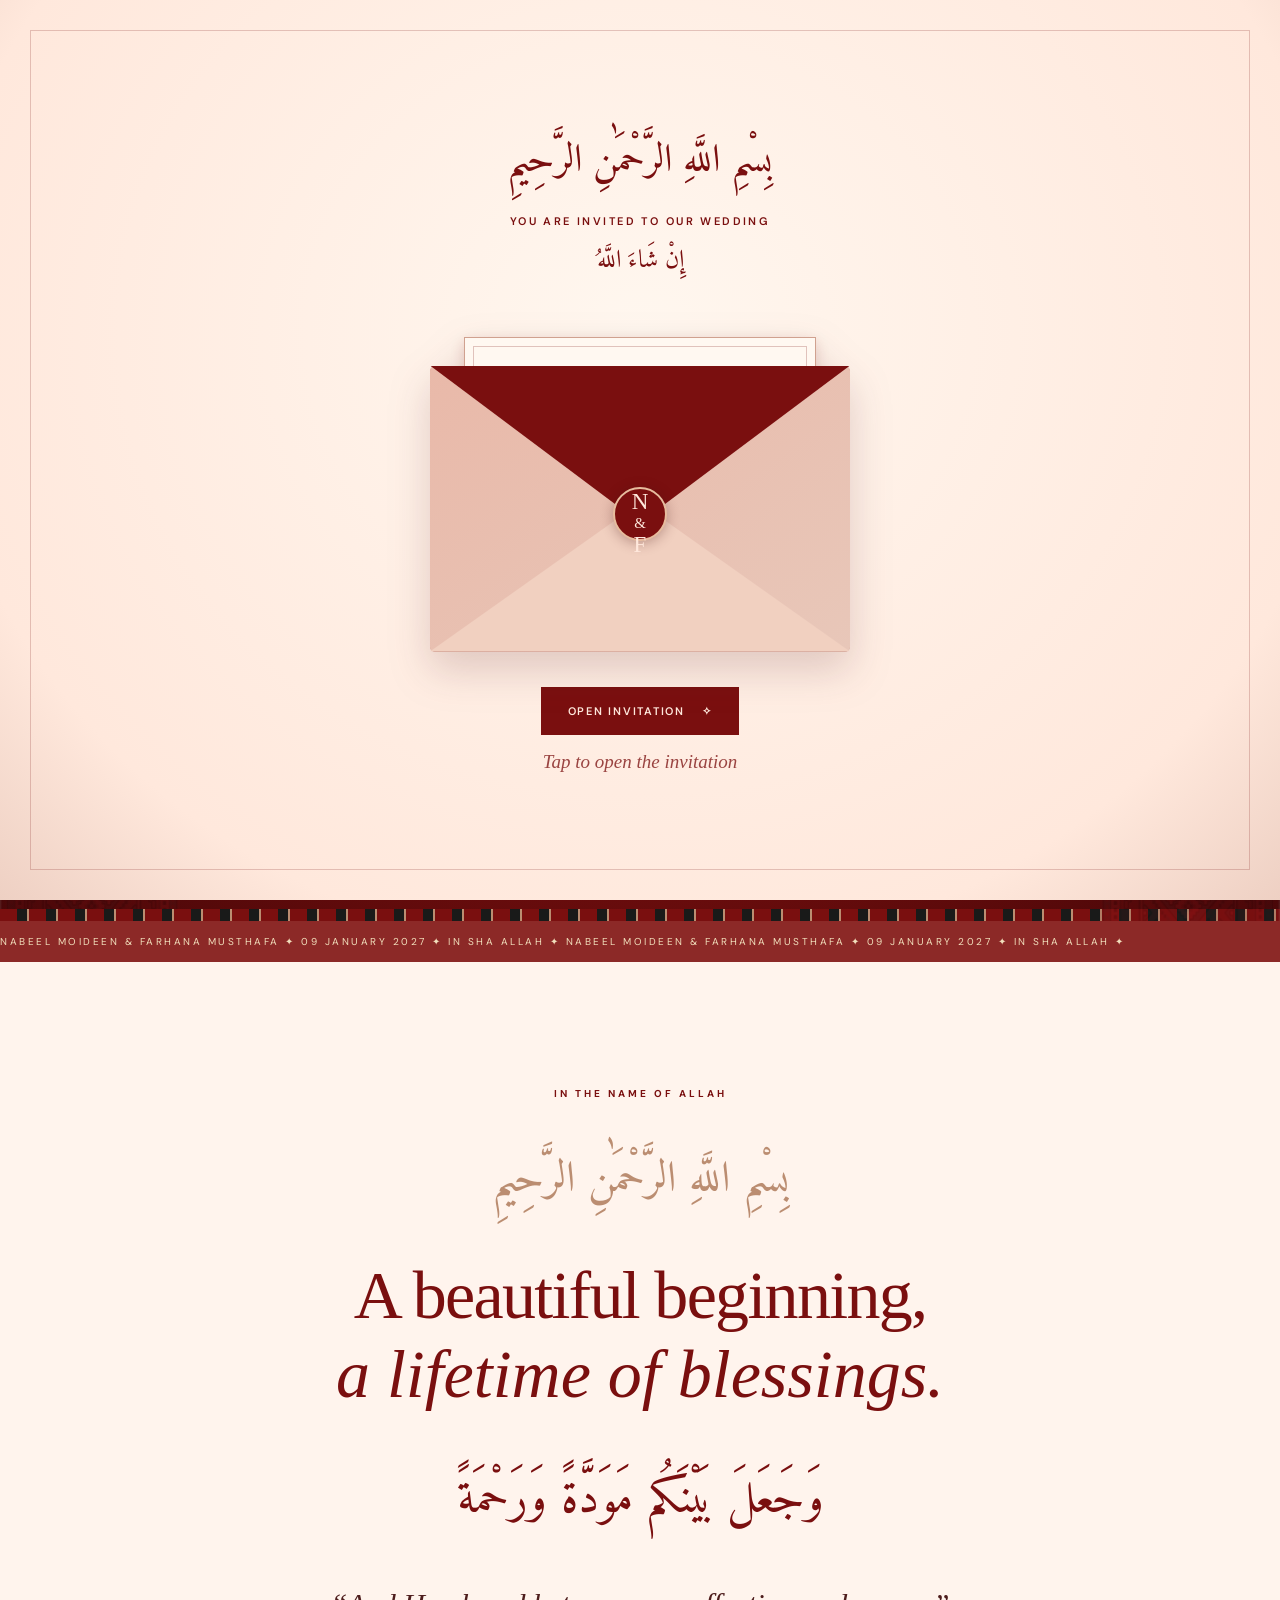
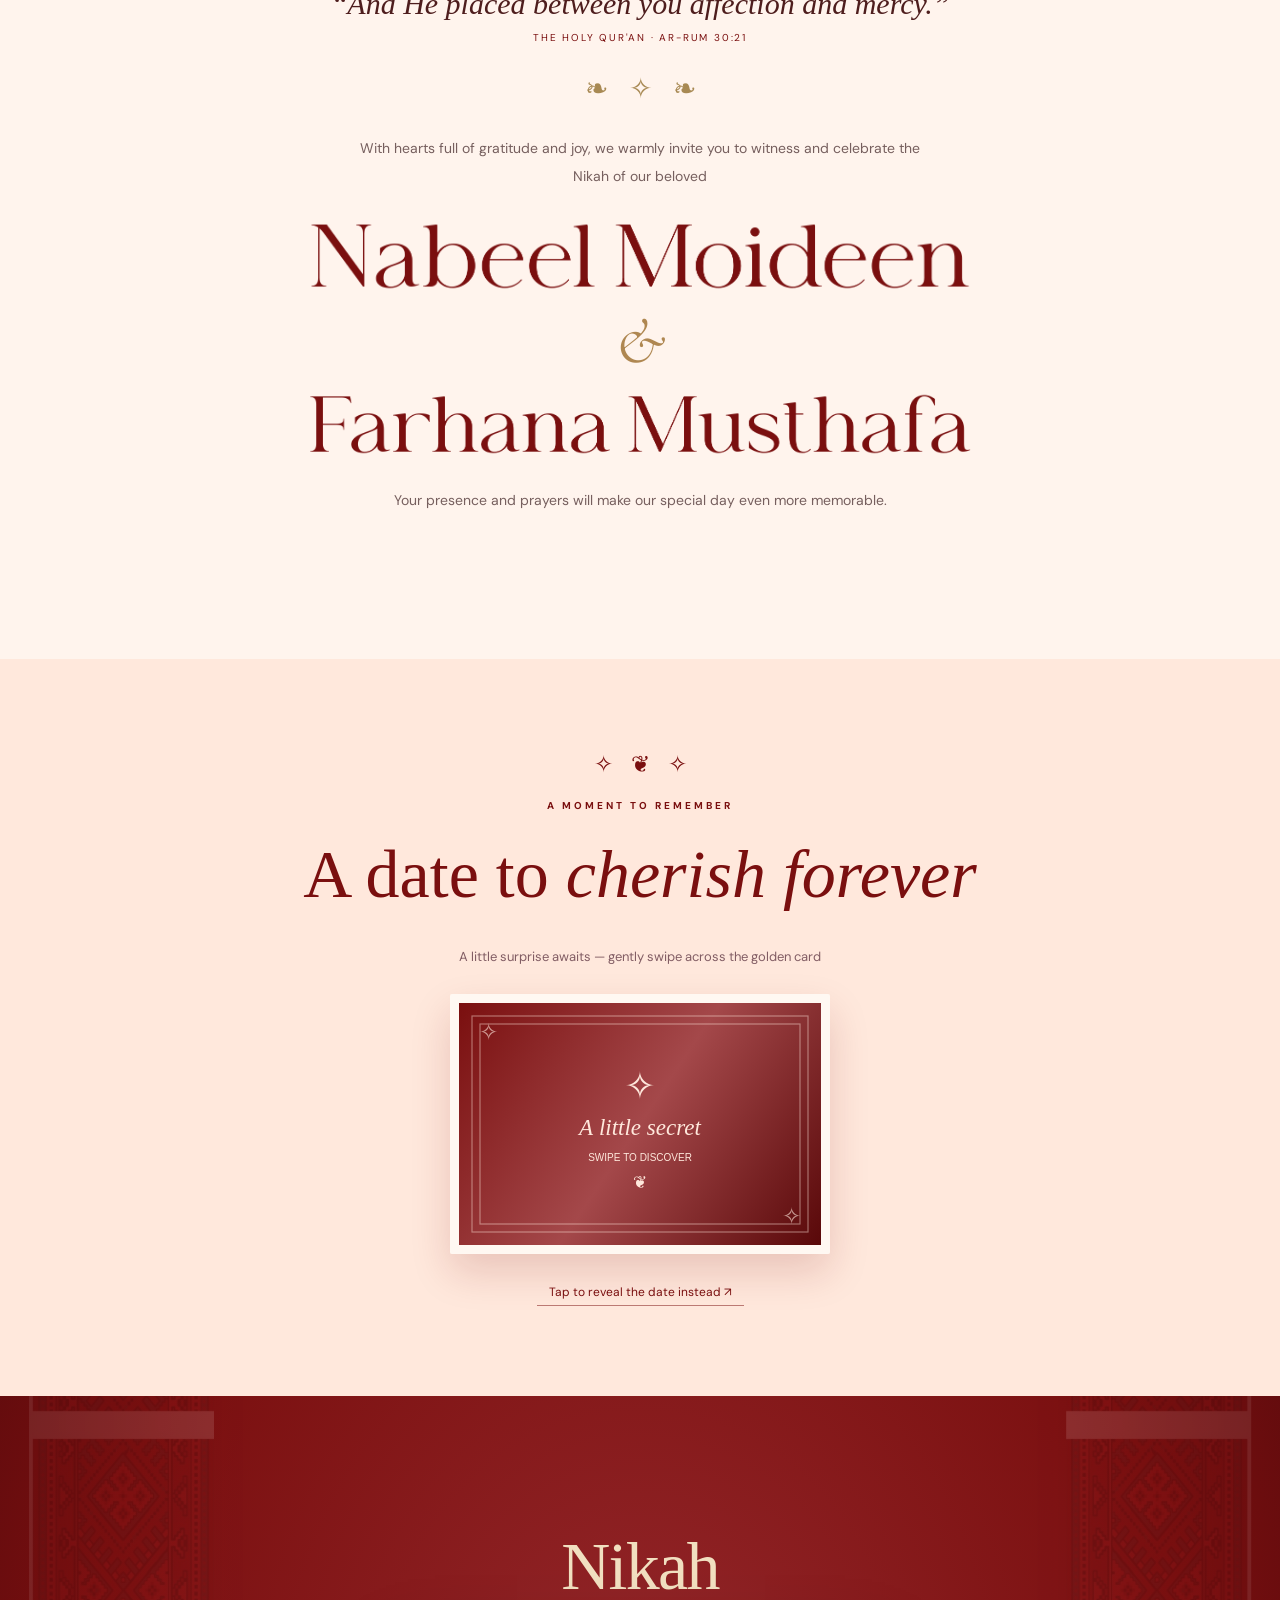
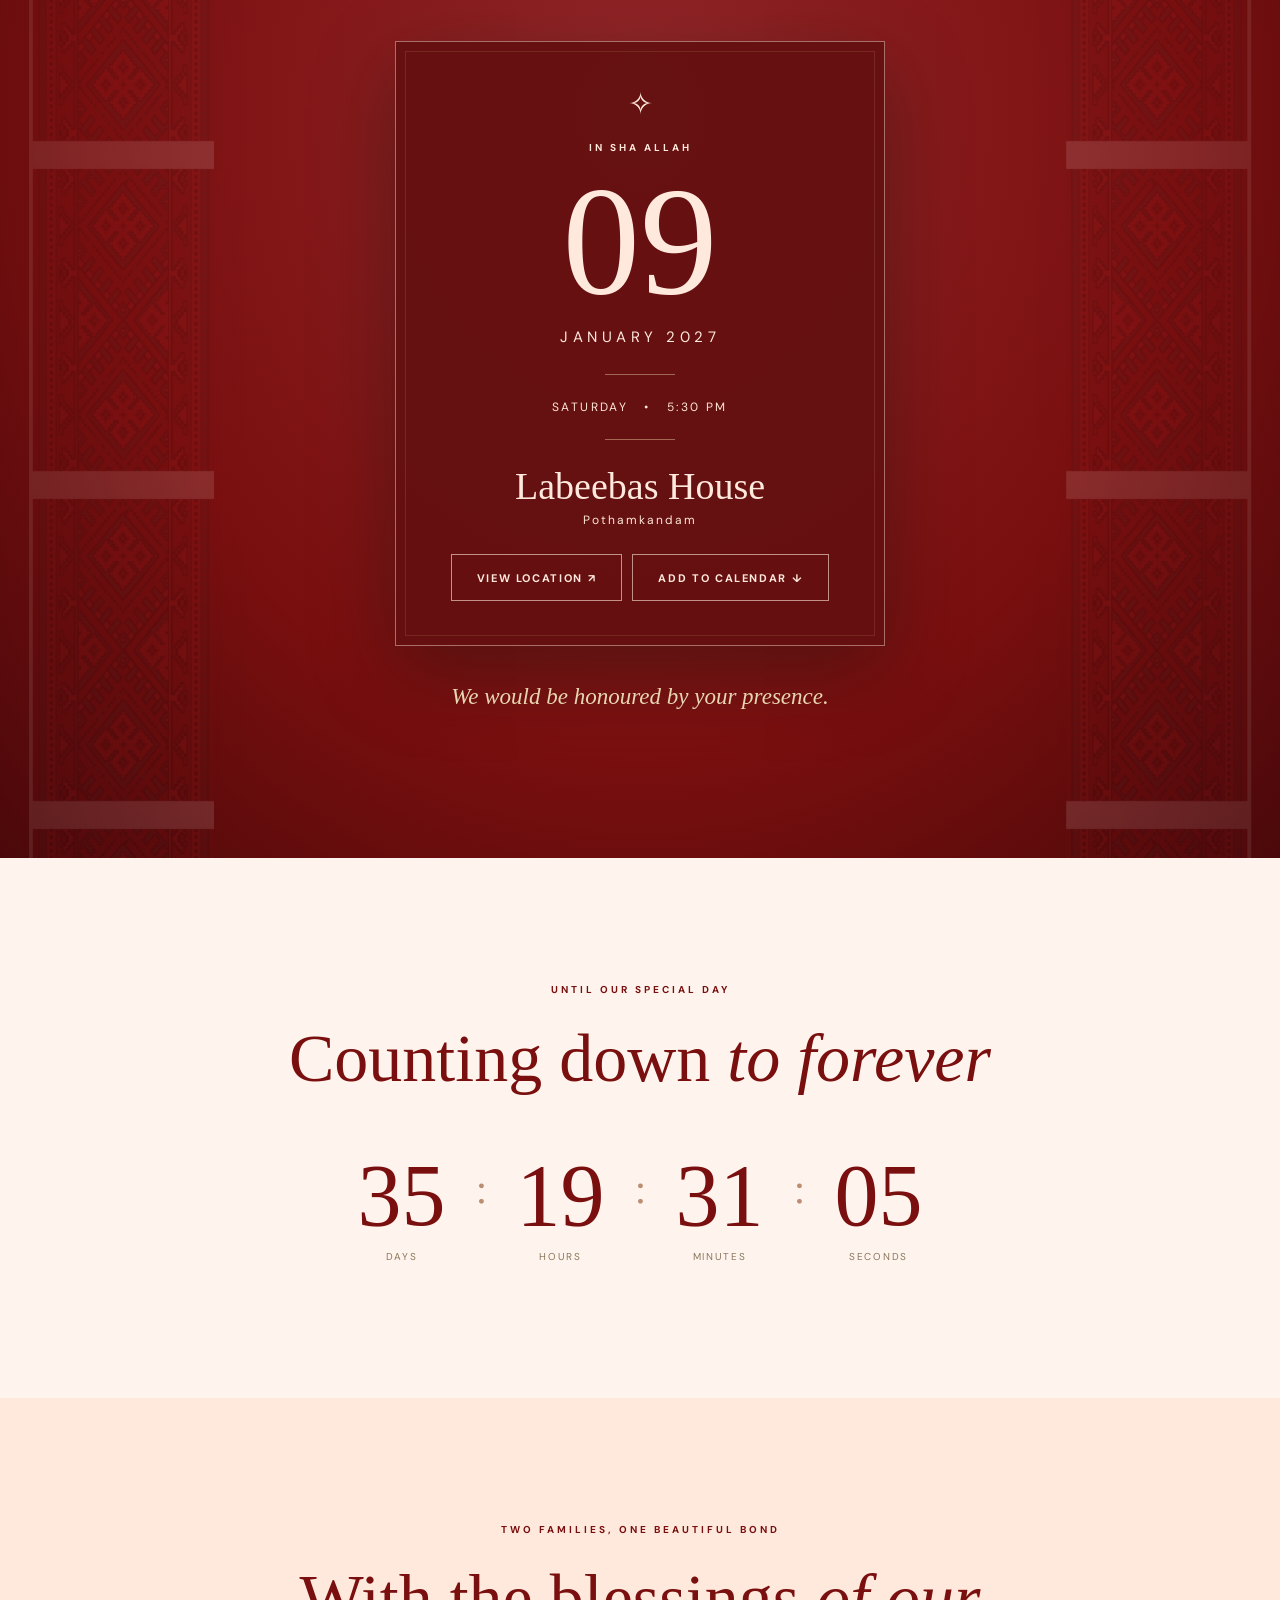
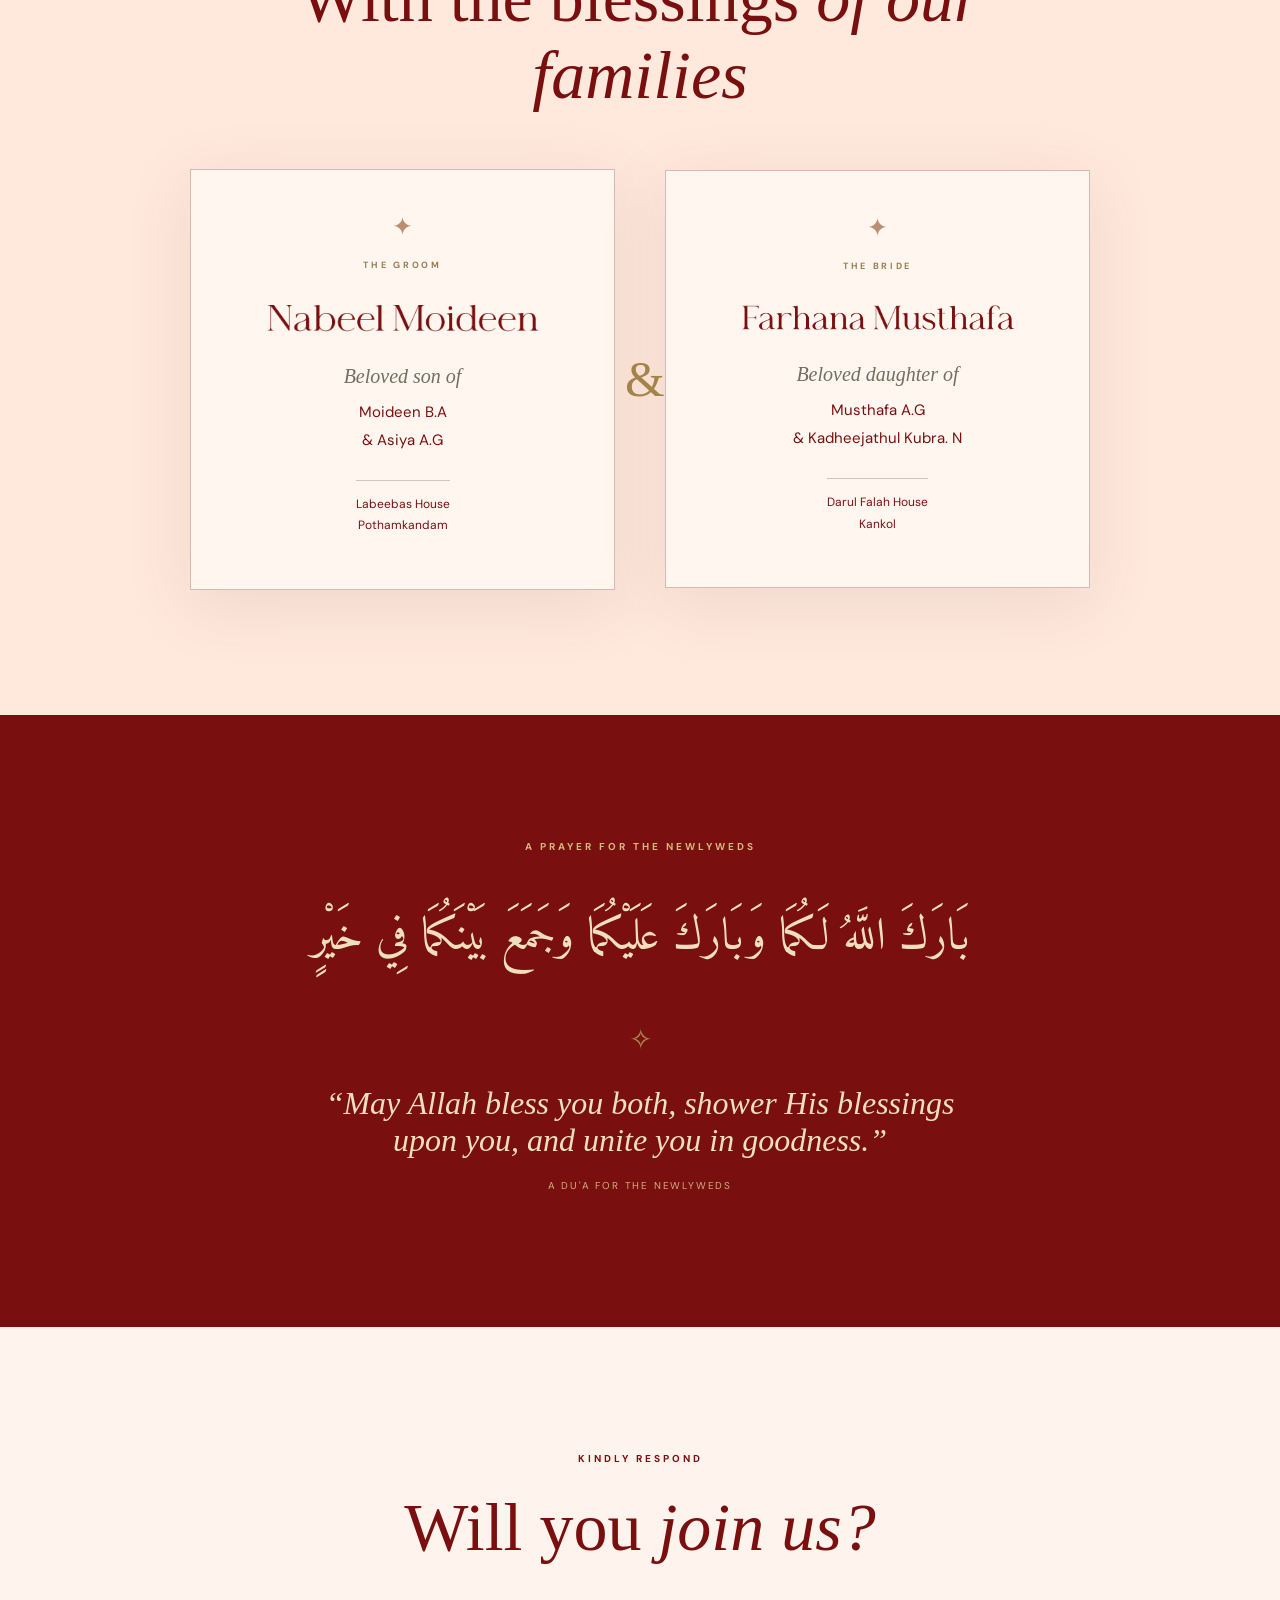
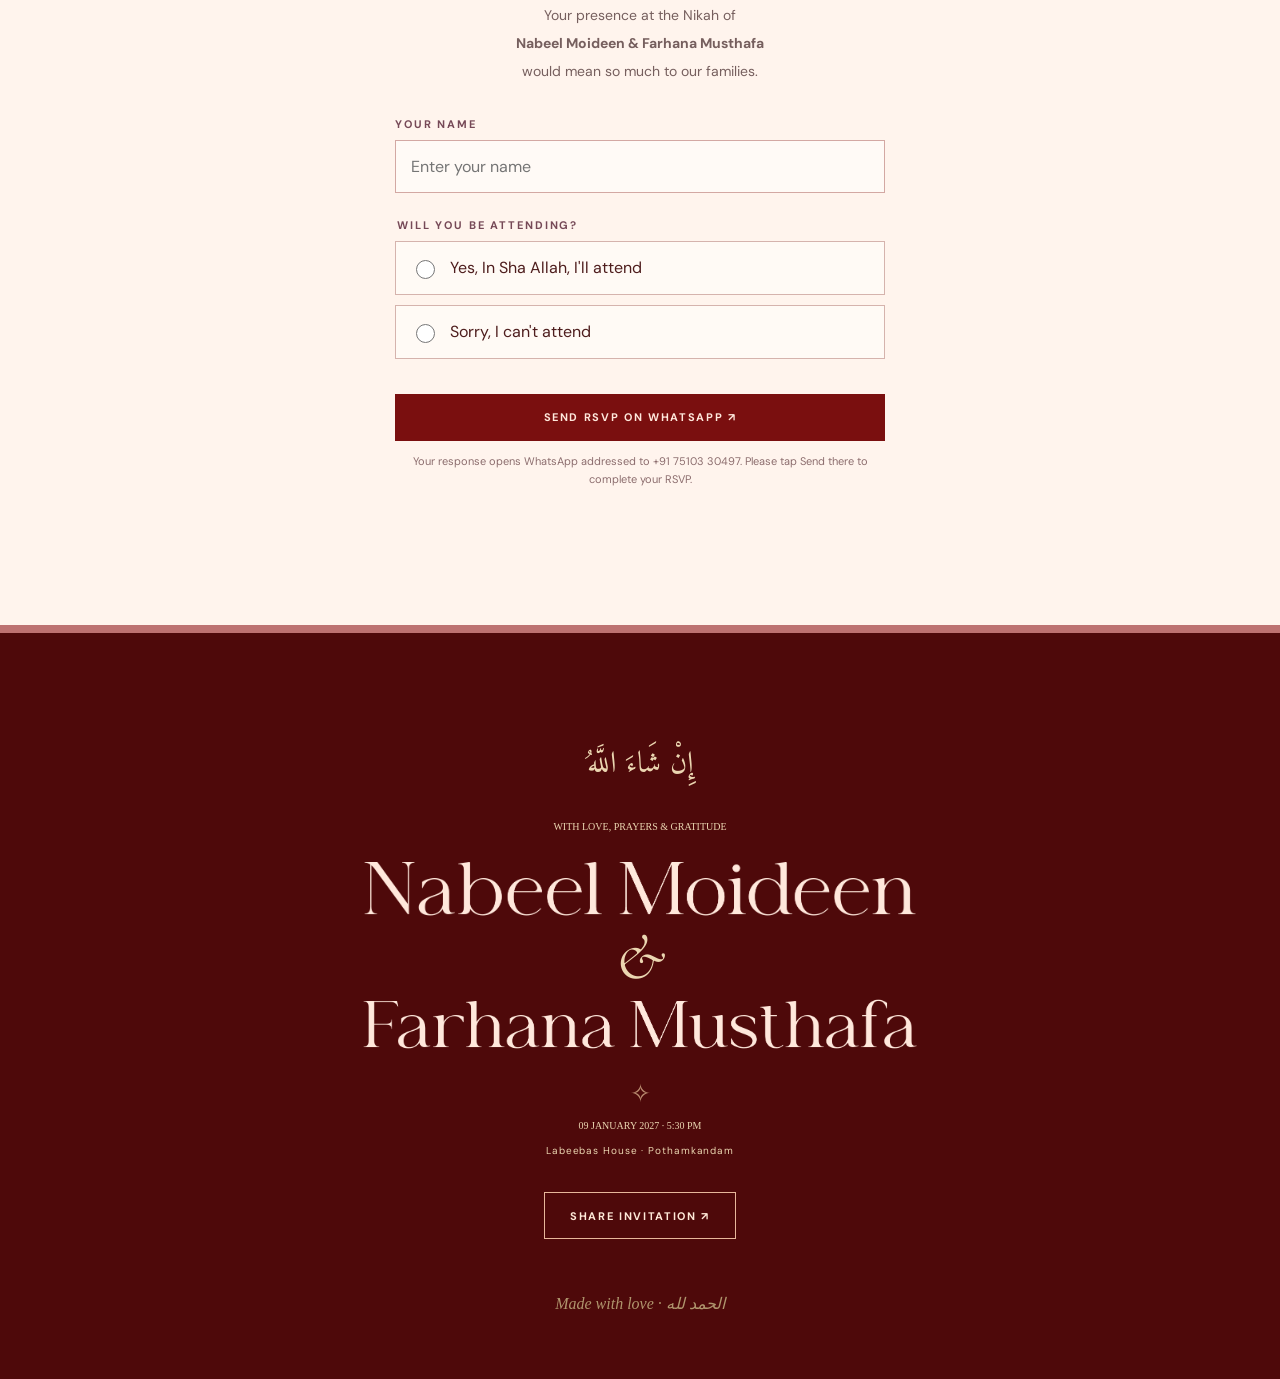
<file: index.html>
html
<html lang="en">
<head>
<meta charset="utf-8"/>
<meta content="width=device-width, initial-scale=1, viewport-fit=cover" name="viewport"/>
<meta content="#7a0f0f" name="theme-color"/>
<meta content="With the blessings of Allah, celebrate the Nikah of Nabeel Moideen and Farhana Musthafa on 9 January 2027 at Labeebas House, Pothamkandam." name="description"/>
<meta content="Nabeel ♥ Farhana | Wedding Invitation" property="og:title"/>
<meta content="You are invited to celebrate our Nikah · 9 January 2027" property="og:description"/>
<meta content="website" property="og:type"/>
<meta content="https://nabeelworkmail17-boop.github.io/nabeel-farhana-wedding/" property="og:url"/>
<meta content="Nabeel &amp; Farhana Wedding Invitation" property="og:site_name"/>
<meta content="https://nabeelworkmail17-boop.github.io/nabeel-farhana-wedding/wedding-preview.jpg" property="og:image"/>
<meta content="https://nabeelworkmail17-boop.github.io/nabeel-farhana-wedding/wedding-preview.jpg" property="og:image:secure_url"/>
<meta content="image/jpeg" property="og:image:type"/>
<meta content="1200" property="og:image:width"/>
<meta content="630" property="og:image:height"/>
<meta content="Nabeel and Farhana Wedding Invitation cover photo with names" property="og:image:alt"/>
<meta content="summary_large_image" name="twitter:card"/>
<meta content="Nabeel &amp; Farhana | Nikah Invitation" name="twitter:title"/>
<meta content="Join us to celebrate our Nikah on 9 January 2027" name="twitter:description"/>
<meta content="https://nabeelworkmail17-boop.github.io/nabeel-farhana-wedding/wedding-preview.jpg" name="twitter:image"/>
<link href="https://nabeelworkmail17-boop.github.io/nabeel-farhana-wedding/" rel="canonical"/>
<title>Nabeel Moideen &amp; Farhana Musthafa | Nikah Invitation</title>
<link href="https://fonts.googleapis.com" rel="preconnect"/>
<link crossorigin="" href="https://fonts.gstatic.com" rel="preconnect"/>
<link href="https://fonts.googleapis.com/css2?family=Amiri:wght@400;700&amp;family=Bodoni+Moda:opsz,wght@6..96,400;6..96,500;6..96,600&amp;family=Cormorant+Garamond:wght@400;500;600;700&amp;family=DM+Sans:wght@400;500;600;700&amp;display=swap" rel="stylesheet"/>
<link href="styles.css?v=13.0" rel="stylesheet"/>
</head>
<body class="locked">
<div aria-hidden="true" class="grain"></div>
<div aria-label="Invitation opening" aria-modal="true" class="intro intro--heritage" id="intro" role="dialog">
<div aria-hidden="true" class="heritage-intro-frame"></div>
<div class="heritage-intro-content">
<p class="heritage-arabic arabic" dir="rtl" lang="ar">بِسْمِ اللَّهِ الرَّحْمَٰنِ الرَّحِيمِ</p>
<p class="heritage-kicker">YOU ARE INVITED TO OUR WEDDING</p>
<p class="heritage-inshallah arabic" dir="rtl" lang="ar">إِنْ شَاءَ اللَّهُ</p>
<div aria-label="Animated invitation envelope" class="heritage-envelope-scene" id="heritageEnvelope">
<div class="heritage-envelope-back"></div>
<div class="heritage-invitation-card">
<div class="heritage-card-border">
<span aria-hidden="true" class="heritage-card-ornament">✧</span>
<span class="heritage-card-label">THE WEDDING OF</span>
<img alt="Nabeel Moideen" src="assets/name-groom-burgundy.png"/>
<span class="heritage-card-and">&amp;</span>
<img alt="Farhana Musthafa" src="assets/name-bride-burgundy.png"/>
</div>
</div>
<div aria-hidden="true" class="heritage-envelope-pocket"></div>
<div aria-hidden="true" class="heritage-envelope-flap"></div>
<div aria-hidden="true" class="heritage-envelope-seal">N<span>&amp;</span>F</div>
</div>
<button class="heritage-open" id="openInvitation" type="button">OPEN INVITATION <span aria-hidden="true">✧</span></button>
<p class="heritage-instruction" id="heritageInstruction">Tap to open the invitation</p>
</div>
</div>
<header class="site-header" id="header">
<a aria-label="Back to top" class="brand" href="#home"><span class="brand__initials">N&amp;F</span></a>
<nav aria-label="Page sections"><a href="#celebration">Nikah</a><a href="#family">Families</a><a href="#rsvp">RSVP</a></nav>
<button aria-label="Play background music" class="music-control" id="musicToggle" title="Toggle music" type="button"><span id="musicIcon">♪</span><span id="musicText">Music</span></button>
</header>
<div aria-hidden="true" class="heart-trail" id="heartTrail"><span>♥</span><span>♡</span><span>♥</span></div><main>
<section class="hero" id="home">
<div aria-hidden="true" class="hero__frame"><div class="hero__frame2"></div></div>
<div aria-hidden="true" class="hero__shine"></div>
<div class="hero__content reveal show">
<p class="arabic bismillah" dir="rtl" lang="ar">بِسْمِ اللَّهِ الرَّحْمَٰنِ الرَّحِيمِ</p>
<p class="eyebrow">WITH THE BLESSINGS OF ALLAH</p>
<div class="mini-line">✧</div>
<div aria-label="Nabeel Moideen and Farhana Musthafa" class="hero__names custom-names" role="group"><img alt="Nabeel Moideen" src="assets/name-groom-cream.png"/><span class="custom-names__and">&amp;</span><img alt="Farhana Musthafa" src="assets/name-bride-cream.png"/></div>
<p class="hero__subtitle">Together with their families invite you to share the joy of their Nikah</p>
<div class="hero__date">09 <span>·</span> JANUARY <span>·</span> 2027</div>
<div class="hero__time">SATURDAY   |   5:30 PM</div>
<a class="scroll-cue" href="#welcome">SCROLL TO EXPLORE <span>↓</span></a>
</div>
<div aria-hidden="true" class="hero__border-bottom"></div>
</section>
<div aria-hidden="true" class="ribbon"><div>NABEEL MOIDEEN &amp; FARHANA MUSTHAFA ✦ 09 JANUARY 2027 ✦ IN SHA ALLAH ✦ NABEEL MOIDEEN &amp; FARHANA MUSTHAFA ✦ 09 JANUARY 2027 ✦ IN SHA ALLAH ✦  </div></div>
<section class="section section--ivory welcome" id="welcome">
<p class="section-kicker reveal">IN THE NAME OF ALLAH</p>
<div class="arabic big-bismillah reveal" dir="rtl" lang="ar">بِسْمِ اللَّهِ الرَّحْمَٰنِ الرَّحِيمِ</div>
<h2 class="section-heading reveal">A beautiful beginning,<br/><em>a lifetime of blessings.</em></h2>
<p class="quran-arabic arabic reveal" dir="rtl" lang="ar">وَجَعَلَ بَيْنَكُم مَوَدَّةً وَرَحْمَةً</p><p class="verse reveal">“And He placed between you affection and mercy.”</p>
<p class="verse-source reveal">THE HOLY QUR'AN · AR-RUM 30:21</p>
<div class="flower-line reveal">❧   ✧   ❧</div>
<p class="body-copy reveal">With hearts full of gratitude and joy, we warmly invite you to witness and celebrate the Nikah of our beloved</p>
<div aria-label="Nabeel Moideen and Farhana Musthafa" class="couple-script custom-names" role="group"><img alt="Nabeel Moideen" src="assets/name-groom-burgundy.png"/><span class="custom-names__and">&amp;</span><img alt="Farhana Musthafa" src="assets/name-bride-burgundy.png"/></div>
<p class="body-copy reveal">Your presence and prayers will make our special day even more memorable.</p>
</section>
<section class="section scratch-section" id="scratch"><div aria-hidden="true" class="scratch-ornament">✧   ❦   ✧</div>
<p class="section-kicker reveal">A MOMENT TO REMEMBER</p>
<h2 class="section-heading reveal">A date to <em>cherish forever</em></h2>
<p class="scratch-hint reveal">A little surprise awaits — gently swipe across the golden card</p>
<div class="scratch-shell scratch-shell--premium reveal" id="scratchShell">
<div class="scratch-under"><span class="date-kicker">SAVE OUR DATE</span><strong>09</strong><span>JANUARY 2027</span><small>SATURDAY · 5:30 PM</small><i>إن شاء الله</i></div>
<canvas aria-label="Scratch to reveal 9 January 2027" id="scratchCanvas"></canvas>
<div aria-hidden="true" class="scratch-corner scratch-corner--tl">✧</div><div aria-hidden="true" class="scratch-corner scratch-corner--br">✧</div>
</div>
<button class="scratch-reveal-btn" id="revealDate" type="button">Tap to reveal the date instead ↗</button></section><section class="section celebration" id="celebration">
<div aria-hidden="true" class="pattern-wing pattern-wing--left"></div><div aria-hidden="true" class="pattern-wing pattern-wing--right"></div>
<h2 class="section-heading section-heading--light reveal">Nikah</h2>
<div class="event-card reveal">
<div class="event-card__crest">✧</div>
<p class="event-card__label">IN SHA ALLAH</p>
<div class="event-card__day">09</div>
<div class="event-card__month">JANUARY 2027</div>
<div class="event-card__rule"></div>
<div class="event-card__detail">SATURDAY   •   5:30 PM</div>
<div class="event-card__rule"></div>
<p class="event-card__venue">Labeebas House</p>
<p class="event-card__place">Pothamkandam</p>
<div class="event-card__actions">
<a class="button button--outline" href="https://maps.app.goo.gl/ruK47q7Ax5nZjoDW6" rel="noopener noreferrer" target="_blank">View Location ↗</a>
<a class="button button--outline" download="" href="nikah.ics">Add to Calendar ↓</a>
</div>
</div>
<p class="section-ending reveal">We would be honoured by your presence.</p>
</section>
<section class="section countdown-section section--ivory" id="countdown-section">
<p class="section-kicker reveal">UNTIL OUR SPECIAL DAY</p>
<h2 class="section-heading reveal">Counting down <em>to forever</em></h2>
<div aria-live="off" class="countdown reveal">
<div><strong id="days">00</strong><small>DAYS</small></div><b>:</b>
<div><strong id="hours">00</strong><small>HOURS</small></div><b>:</b>
<div><strong id="minutes">00</strong><small>MINUTES</small></div><b>:</b>
<div><strong id="seconds">00</strong><small>SECONDS</small></div>
</div>
<p class="countdown-done" hidden="" id="countdownDone">May Allah bless this beautiful union.</p>
</section>
<section class="section family-section" id="family">
<p class="section-kicker reveal">TWO FAMILIES, ONE BEAUTIFUL BOND</p>
<h2 class="section-heading reveal">With the blessings <em>of our families</em></h2>
<div class="family-grid">
<article class="family-card reveal"><span class="family-card__icon">✦</span><p class="family-card__label">THE GROOM</p><h3><img alt="Nabeel Moideen" class="family-name-art" src="assets/name-groom-burgundy.png"/></h3><p class="family-card__relation">Beloved son of</p><p class="family-card__parents">Moideen B.A<br/>&amp; Asiya A.G</p><p class="family-card__address">Labeebas House<br/>Pothamkandam</p></article>
<div aria-hidden="true" class="family-join">&amp;</div>
<article class="family-card reveal"><span class="family-card__icon">✦</span><p class="family-card__label">THE BRIDE</p><h3><img alt="Farhana Musthafa" class="family-name-art" src="assets/name-bride-burgundy.png"/></h3><p class="family-card__relation">Beloved daughter of</p><p class="family-card__parents">Musthafa A.G<br/>&amp; Kadheejathul Kubra. N</p><p class="family-card__address">Darul Falah House<br/>Kankol</p></article>
</div>
</section>
<section class="section dua-section">
<p class="section-kicker reveal">A PRAYER FOR THE NEWLYWEDS</p>
<p class="arabic dua-arabic reveal" dir="rtl" lang="ar">بَارَكَ اللَّهُ لَكُمَا وَبَارَكَ عَلَيْكُمَا وَجَمَعَ بَيْنَكُمَا فِي خَيْرٍ</p>
<div class="flower-line reveal">✧</div>
<p class="dua-translation reveal">“May Allah bless you both, shower His blessings upon you, and unite you in goodness.”</p>
<p class="dua-credit reveal">A DU'A FOR THE NEWLYWEDS</p>
</section>
<section class="section rsvp-section section--ivory" id="rsvp"><p class="section-kicker reveal">KINDLY RESPOND</p><h2 class="section-heading reveal">Will you <em>join us?</em></h2><p class="body-copy reveal">Your presence at the Nikah of<br/><strong>Nabeel Moideen &amp; Farhana Musthafa</strong><br/>would mean so much to our families.</p><form class="rsvp-form reveal" id="rsvpForm"><label for="rsvpName">YOUR NAME</label><input id="rsvpName" maxlength="80" name="rsvpName" placeholder="Enter your name" required=""/><fieldset><legend>WILL YOU BE ATTENDING?</legend><label class="rsvp-option"><input name="attendance" required="" type="radio" value="Yes, In Sha Allah, I will attend"/><span>Yes, In Sha Allah, I'll attend</span></label><label class="rsvp-option"><input name="attendance" required="" type="radio" value="Sorry, I cannot attend"/><span>Sorry, I can't attend</span></label></fieldset><button class="button button--dark" type="submit">Send RSVP on WhatsApp ↗</button><p class="rsvp-note">Your response opens WhatsApp addressed to +91 75103 30497. Please tap Send there to complete your RSVP.</p></form></section>
<footer class="footer">
<p class="arabic footer__arabic" dir="rtl" lang="ar">إِنْ شَاءَ اللَّهُ</p>
<p class="footer__small">WITH LOVE, PRAYERS &amp; GRATITUDE</p>
<div aria-label="Nabeel Moideen and Farhana Musthafa" class="footer__names custom-names" role="group"><img alt="Nabeel Moideen" src="assets/name-groom-cream.png"/><span class="custom-names__and">&amp;</span><img alt="Farhana Musthafa" src="assets/name-bride-cream.png"/></div>
<div class="footer__rule">✧</div>
<p class="footer__date">09 JANUARY 2027 · 5:30 PM</p>
<p class="footer__address">Labeebas House · Pothamkandam</p>
<button class="button button--outline" id="shareInvitation" type="button">Share Invitation ↗</button>
<p class="footer__closing">Made with love · الحمد لله</p>
</footer>
</main>
<div aria-hidden="true" class="music-player" id="musicPlayer"></div>
<div aria-live="polite" class="toast" id="toast" role="status"></div>
<script defer="" src="script.js?v=13.0"></script>
</body>
</html>
</file>
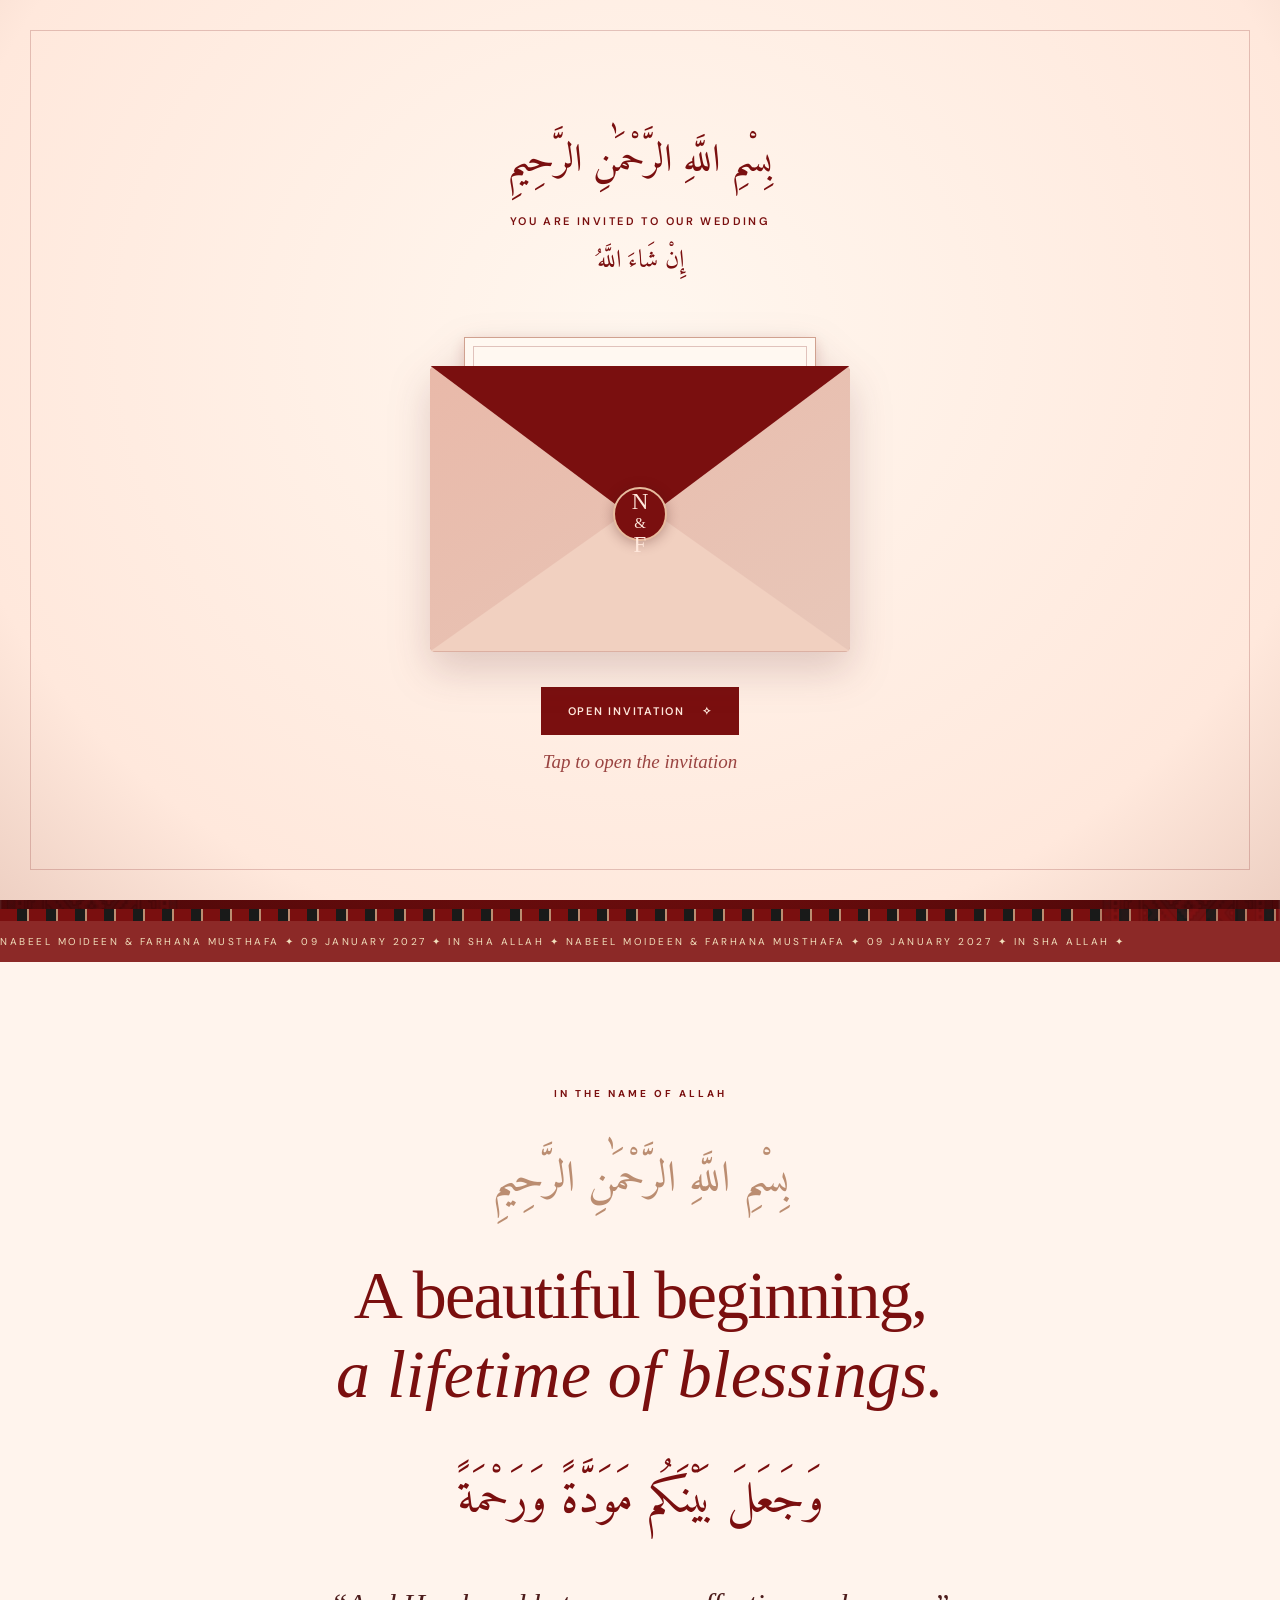
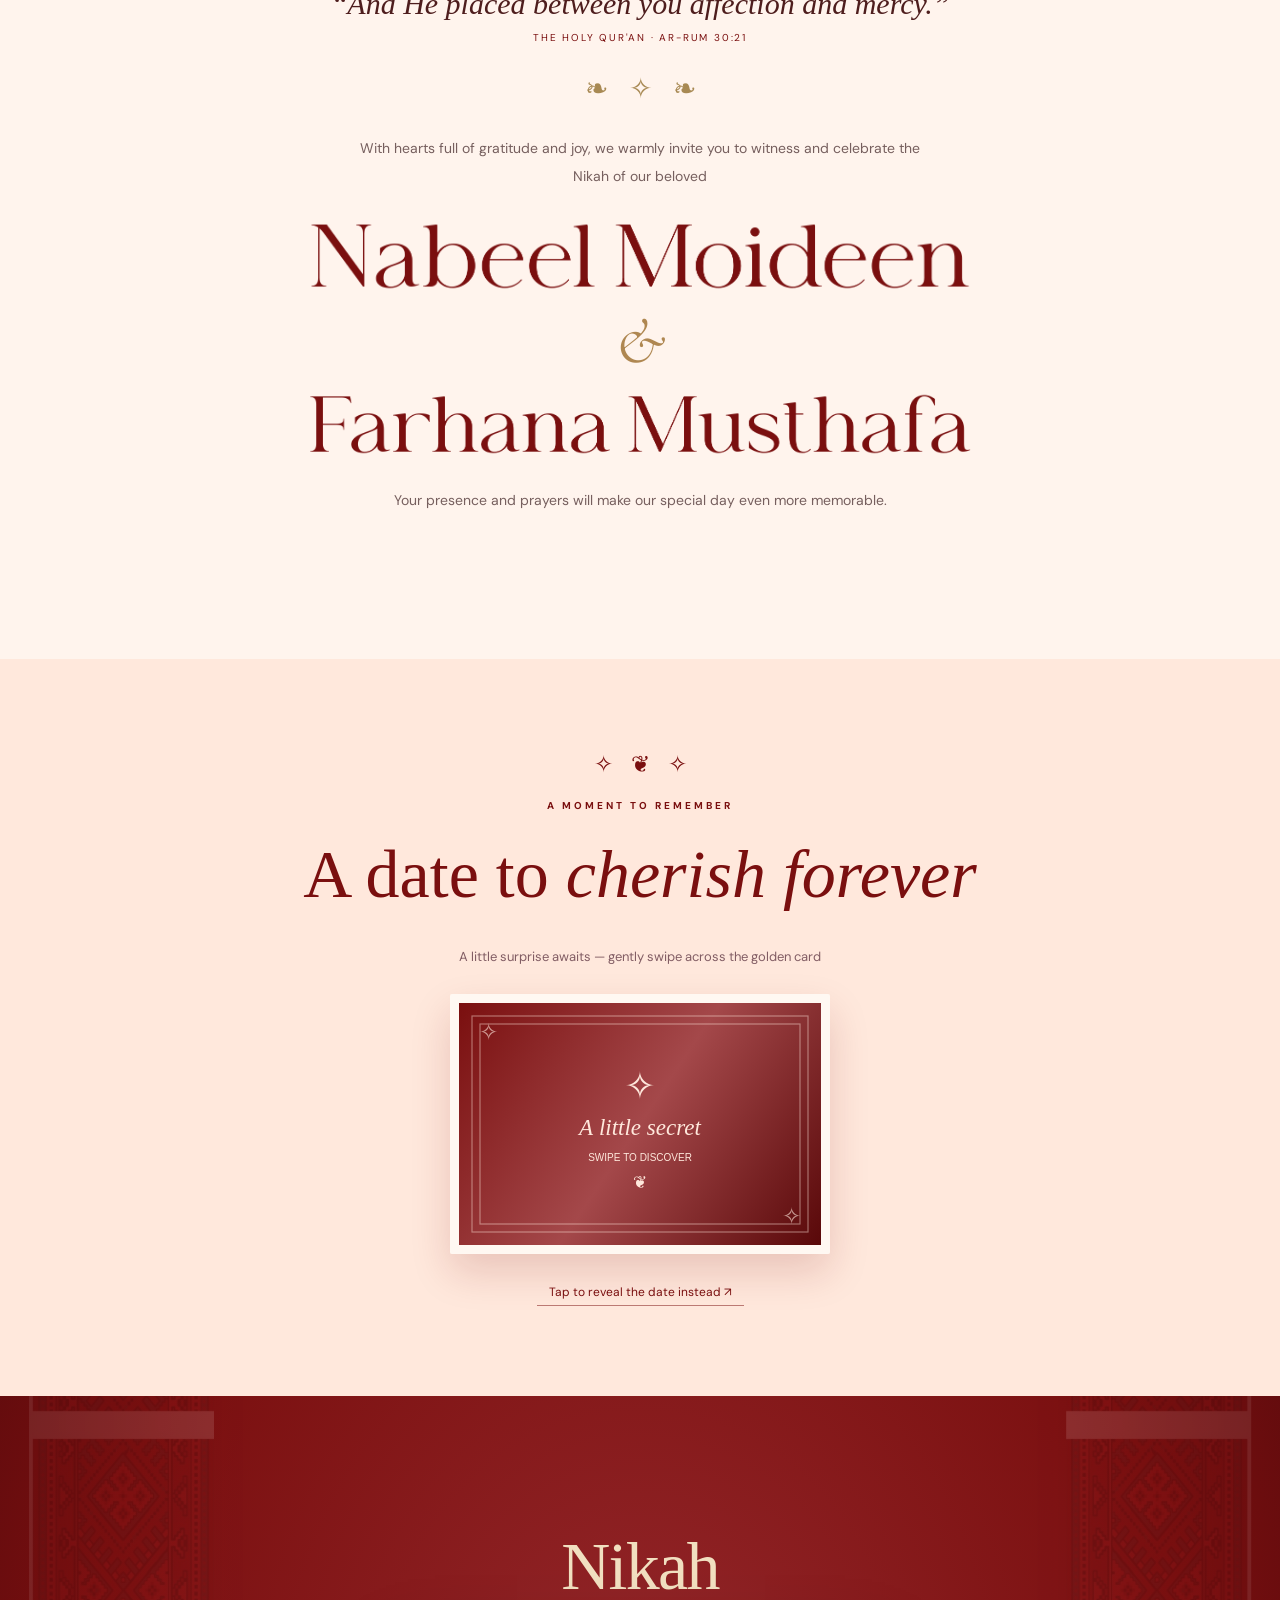
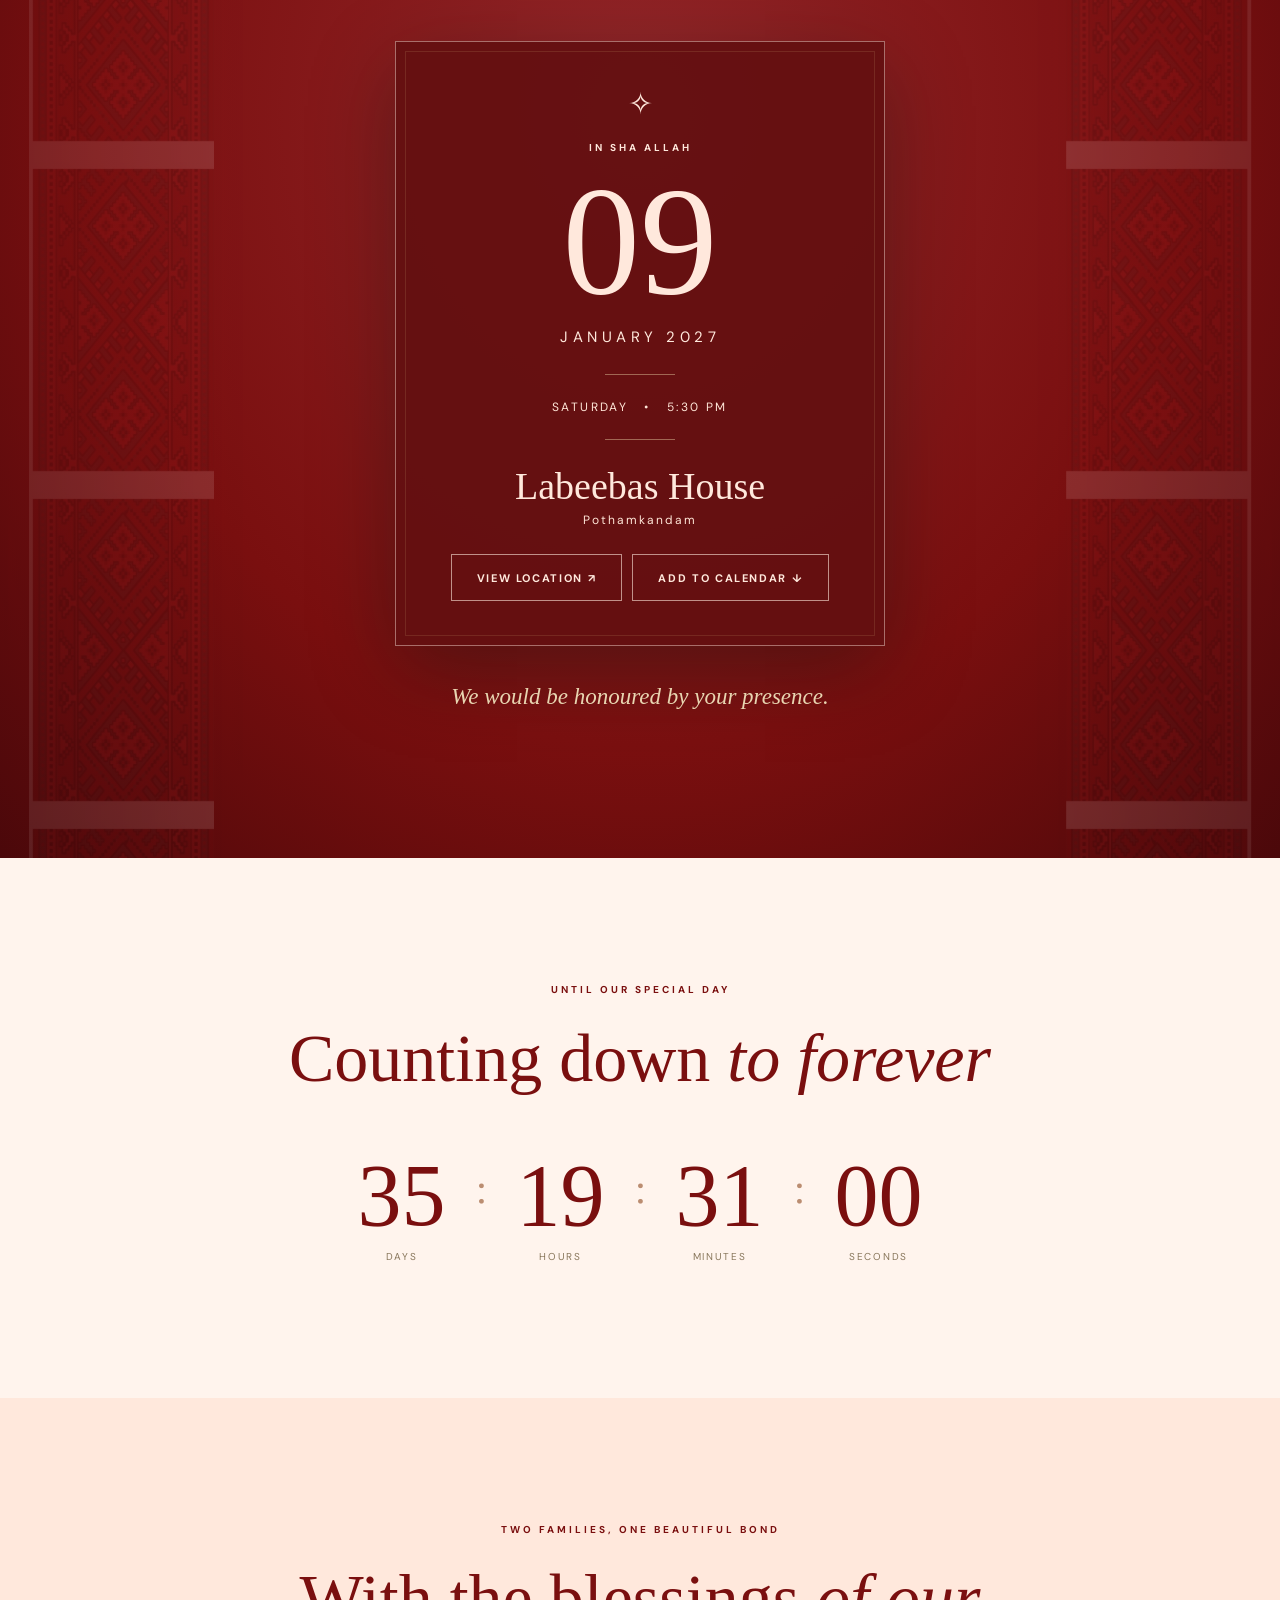
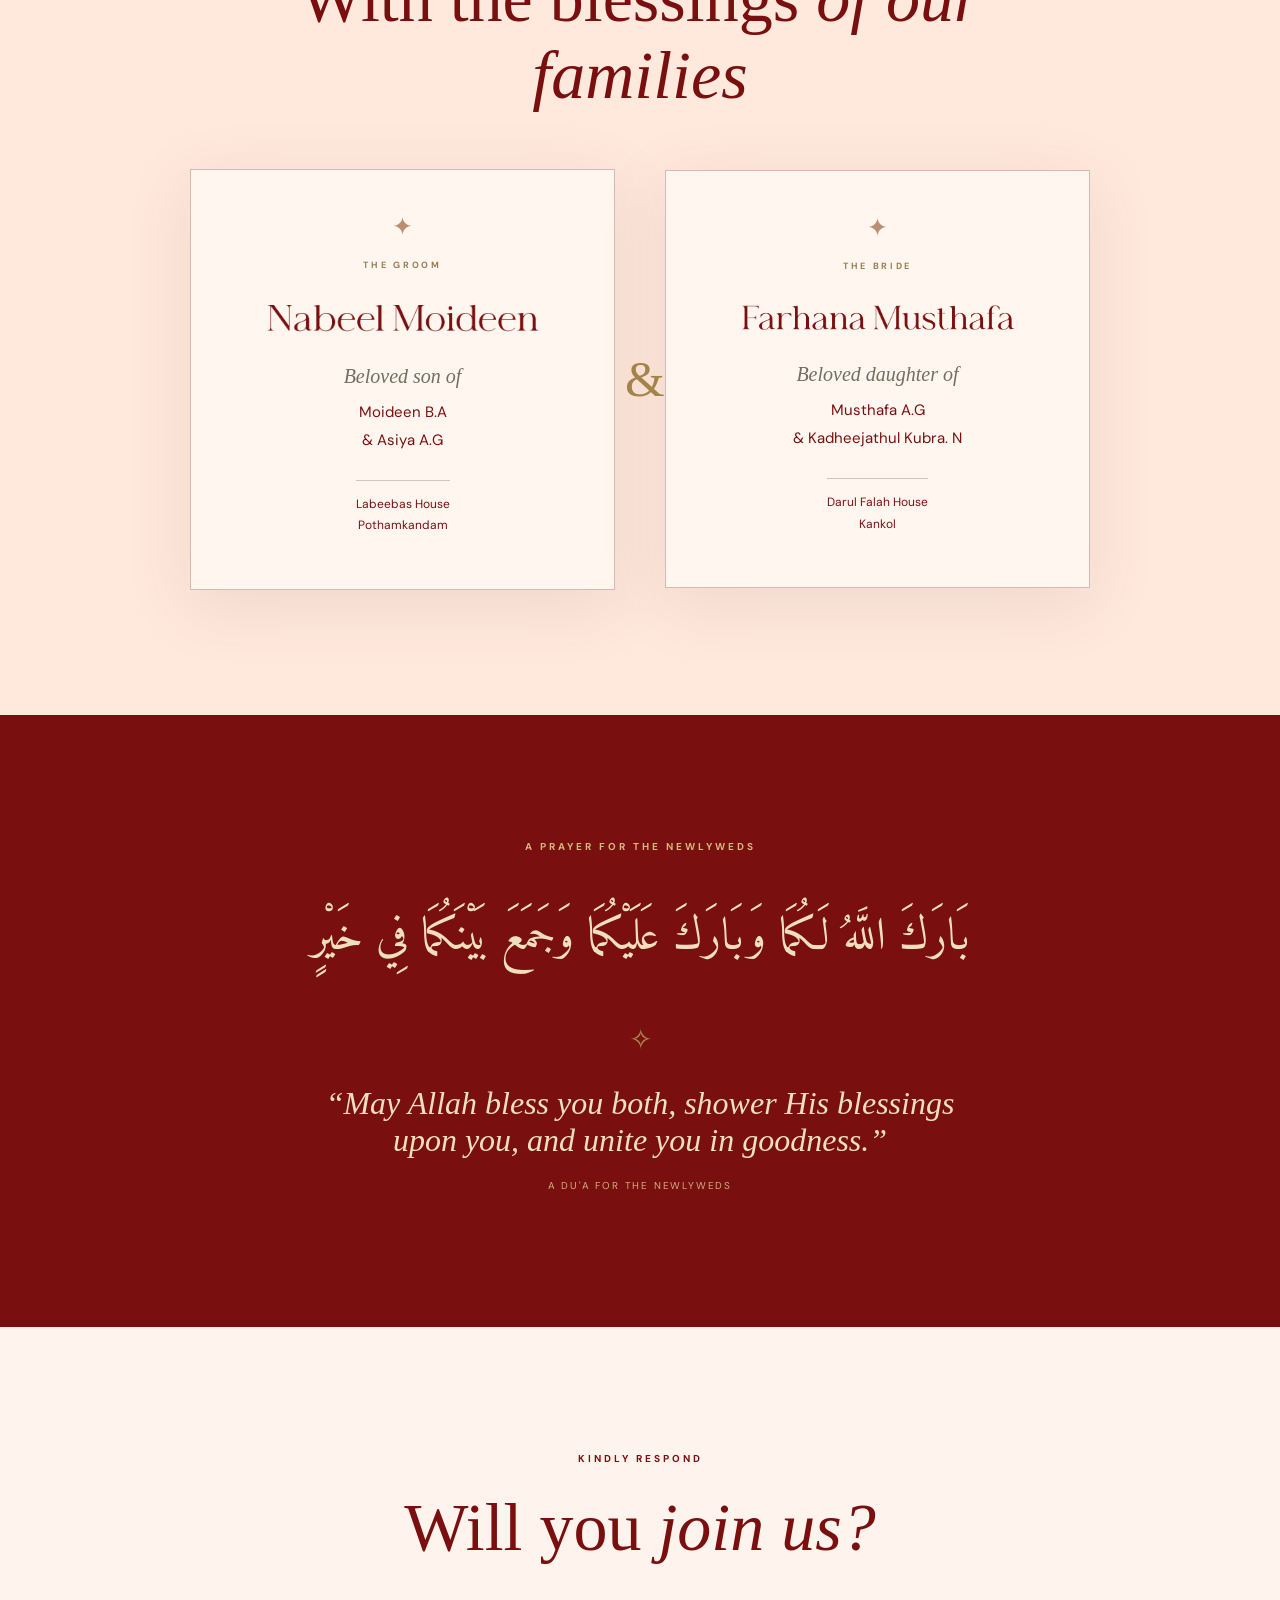
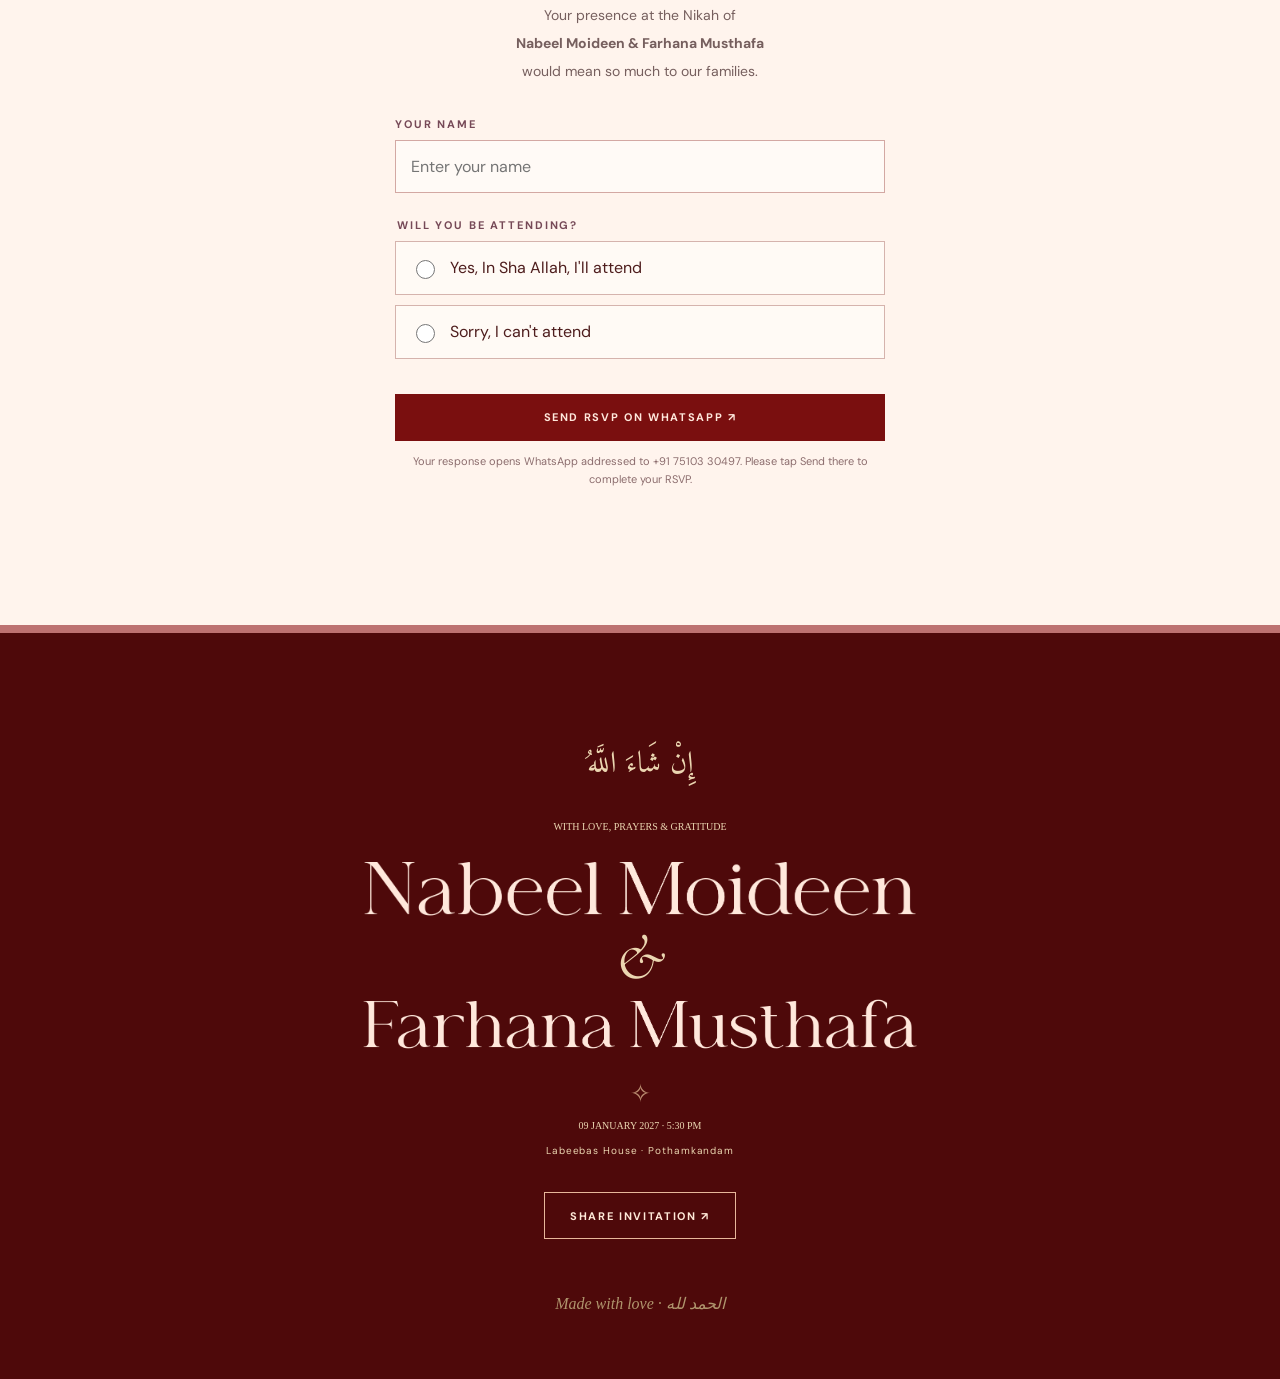
<file: index.html.html>
html
<html lang="en">
<head>
<meta charset="utf-8"/>
<meta property="og:image" content="https://nabeelworkmail17-boop.github.io/nabeel-farhana-wedding/wedding-preview.jpg"/>
<meta content="width=device-width, initial-scale=1, viewport-fit=cover" name="viewport"/>
<meta content="#7a0f0f" name="theme-color"/>
<meta content="With the blessings of Allah, celebrate the Nikah of Nabeel Moideen and Farhana Musthafa on 9 January 2027 at Labeebas House, Pothamkandam." name="description"/>
<meta content="Nabeel ♥ Farhana | Wedding Invitation" property="og:title"/>
<meta content="You are invited to celebrate our Nikah · 9 January 2027" property="og:description"/>
<meta content="website" property="og:type"/>
<meta content="https://nabeelworkmail17-boop.github.io/nabeel-farhana-wedding/" property="og:url"/>
<meta content="Nabeel &amp; Farhana Wedding Invitation" property="og:site_name"/>

<meta content="https://nabeelworkmail17-boop.github.io/nabeel-farhana-wedding/wedding-preview.jpg" property="og:image:secure_url"/>
<meta content="image/jpeg" property="og:image:type"/>
<meta content="1200" property="og:image:width"/>
<meta content="630" property="og:image:height"/>
<meta content="Nabeel and Farhana Wedding Invitation cover photo with names" property="og:image:alt"/>
<meta content="summary_large_image" name="twitter:card"/>
<meta content="Nabeel &amp; Farhana | Nikah Invitation" name="twitter:title"/>
<meta content="Join us to celebrate our Nikah on 9 January 2027" name="twitter:description"/>
<meta content="https://nabeelworkmail17-boop.github.io/nabeel-farhana-wedding/wedding-preview.jpg" name="twitter:image"/>
<link href="https://nabeelworkmail17-boop.github.io/nabeel-farhana-wedding/" rel="canonical"/>
<title>Nabeel Moideen &amp; Farhana Musthafa | Nikah Invitation</title>
<link href="https://fonts.googleapis.com" rel="preconnect"/>
<link crossorigin="" href="https://fonts.gstatic.com" rel="preconnect"/>
<link href="https://fonts.googleapis.com/css2?family=Amiri:wght@400;700&amp;family=Bodoni+Moda:opsz,wght@6..96,400;6..96,500;6..96,600&amp;family=Cormorant+Garamond:wght@400;500;600;700&amp;family=DM+Sans:wght@400;500;600;700&amp;display=swap" rel="stylesheet"/>
<link href="styles.css?v=13.0" rel="stylesheet"/>
</head>
<body class="locked">
<div aria-hidden="true" class="grain"></div>
<div aria-label="Invitation opening" aria-modal="true" class="intro intro--heritage" id="intro" role="dialog">
<div aria-hidden="true" class="heritage-intro-frame"></div>
<div class="heritage-intro-content">
<p class="heritage-arabic arabic" dir="rtl" lang="ar">بِسْمِ اللَّهِ الرَّحْمَٰنِ الرَّحِيمِ</p>
<p class="heritage-kicker">YOU ARE INVITED TO OUR WEDDING</p>
<p class="heritage-inshallah arabic" dir="rtl" lang="ar">إِنْ شَاءَ اللَّهُ</p>
<div aria-label="Animated invitation envelope" class="heritage-envelope-scene" id="heritageEnvelope">
<div class="heritage-envelope-back"></div>
<div class="heritage-invitation-card">
<div class="heritage-card-border">
<span aria-hidden="true" class="heritage-card-ornament">✧</span>
<span class="heritage-card-label">THE WEDDING OF</span>
<img alt="Nabeel Moideen" src="assets/name-groom-burgundy.png"/>
<span class="heritage-card-and">&amp;</span>
<img alt="Farhana Musthafa" src="assets/name-bride-burgundy.png"/>
</div>
</div>
<div aria-hidden="true" class="heritage-envelope-pocket"></div>
<div aria-hidden="true" class="heritage-envelope-flap"></div>
<div aria-hidden="true" class="heritage-envelope-seal">N<span>&amp;</span>F</div>
</div>
<button class="heritage-open" id="openInvitation" type="button">OPEN INVITATION <span aria-hidden="true">✧</span></button>
<p class="heritage-instruction" id="heritageInstruction">Tap to open the invitation</p>
</div>
</div>
<header class="site-header" id="header">
<a aria-label="Back to top" class="brand" href="#home"><span class="brand__initials">N&amp;F</span></a>
<nav aria-label="Page sections"><a href="#celebration">Nikah</a><a href="#family">Families</a><a href="#rsvp">RSVP</a></nav>
<button aria-label="Play background music" class="music-control" id="musicToggle" title="Toggle music" type="button"><span id="musicIcon">♪</span><span id="musicText">Music</span></button>
</header>
<div aria-hidden="true" class="heart-trail" id="heartTrail"><span>♥</span><span>♡</span><span>♥</span></div><main>
<section class="hero" id="home">
<div aria-hidden="true" class="hero__frame"><div class="hero__frame2"></div></div>
<div aria-hidden="true" class="hero__shine"></div>
<div class="hero__content reveal show">
<p class="arabic bismillah" dir="rtl" lang="ar">بِسْمِ اللَّهِ الرَّحْمَٰنِ الرَّحِيمِ</p>
<p class="eyebrow">WITH THE BLESSINGS OF ALLAH</p>
<div class="mini-line">✧</div>
<div aria-label="Nabeel Moideen and Farhana Musthafa" class="hero__names custom-names" role="group"><img alt="Nabeel Moideen" src="assets/name-groom-cream.png"/><span class="custom-names__and">&amp;</span><img alt="Farhana Musthafa" src="assets/name-bride-cream.png"/></div>
<p class="hero__subtitle">Together with their families invite you to share the joy of their Nikah</p>
<div class="hero__date">09 <span>·</span> JANUARY <span>·</span> 2027</div>
<div class="hero__time">SATURDAY   |   5:30 PM</div>
<a class="scroll-cue" href="#welcome">SCROLL TO EXPLORE <span>↓</span></a>
</div>
<div aria-hidden="true" class="hero__border-bottom"></div>
</section>
<div aria-hidden="true" class="ribbon"><div>NABEEL MOIDEEN &amp; FARHANA MUSTHAFA ✦ 09 JANUARY 2027 ✦ IN SHA ALLAH ✦ NABEEL MOIDEEN &amp; FARHANA MUSTHAFA ✦ 09 JANUARY 2027 ✦ IN SHA ALLAH ✦  </div></div>
<section class="section section--ivory welcome" id="welcome">
<p class="section-kicker reveal">IN THE NAME OF ALLAH</p>
<div class="arabic big-bismillah reveal" dir="rtl" lang="ar">بِسْمِ اللَّهِ الرَّحْمَٰنِ الرَّحِيمِ</div>
<h2 class="section-heading reveal">A beautiful beginning,<br/><em>a lifetime of blessings.</em></h2>
<p class="quran-arabic arabic reveal" dir="rtl" lang="ar">وَجَعَلَ بَيْنَكُم مَوَدَّةً وَرَحْمَةً</p><p class="verse reveal">“And He placed between you affection and mercy.”</p>
<p class="verse-source reveal">THE HOLY QUR'AN · AR-RUM 30:21</p>
<div class="flower-line reveal">❧   ✧   ❧</div>
<p class="body-copy reveal">With hearts full of gratitude and joy, we warmly invite you to witness and celebrate the Nikah of our beloved</p>
<div aria-label="Nabeel Moideen and Farhana Musthafa" class="couple-script custom-names" role="group"><img alt="Nabeel Moideen" src="assets/name-groom-burgundy.png"/><span class="custom-names__and">&amp;</span><img alt="Farhana Musthafa" src="assets/name-bride-burgundy.png"/></div>
<p class="body-copy reveal">Your presence and prayers will make our special day even more memorable.</p>
</section>
<section class="section scratch-section" id="scratch"><div aria-hidden="true" class="scratch-ornament">✧   ❦   ✧</div>
<p class="section-kicker reveal">A MOMENT TO REMEMBER</p>
<h2 class="section-heading reveal">A date to <em>cherish forever</em></h2>
<p class="scratch-hint reveal">A little surprise awaits — gently swipe across the golden card</p>
<div class="scratch-shell scratch-shell--premium reveal" id="scratchShell">
<div class="scratch-under"><span class="date-kicker">SAVE OUR DATE</span><strong>09</strong><span>JANUARY 2027</span><small>SATURDAY · 5:30 PM</small><i>إن شاء الله</i></div>
<canvas aria-label="Scratch to reveal 9 January 2027" id="scratchCanvas"></canvas>
<div aria-hidden="true" class="scratch-corner scratch-corner--tl">✧</div><div aria-hidden="true" class="scratch-corner scratch-corner--br">✧</div>
</div>
<button class="scratch-reveal-btn" id="revealDate" type="button">Tap to reveal the date instead ↗</button></section><section class="section celebration" id="celebration">
<div aria-hidden="true" class="pattern-wing pattern-wing--left"></div><div aria-hidden="true" class="pattern-wing pattern-wing--right"></div>
<h2 class="section-heading section-heading--light reveal">Nikah</h2>
<div class="event-card reveal">
<div class="event-card__crest">✧</div>
<p class="event-card__label">IN SHA ALLAH</p>
<div class="event-card__day">09</div>
<div class="event-card__month">JANUARY 2027</div>
<div class="event-card__rule"></div>
<div class="event-card__detail">SATURDAY   •   5:30 PM</div>
<div class="event-card__rule"></div>
<p class="event-card__venue">Labeebas House</p>
<p class="event-card__place">Pothamkandam</p>
<div class="event-card__actions">
<a class="button button--outline" href="https://maps.app.goo.gl/ruK47q7Ax5nZjoDW6" rel="noopener noreferrer" target="_blank">View Location ↗</a>
<a class="button button--outline" download="" href="nikah.ics">Add to Calendar ↓</a>
</div>
</div>
<p class="section-ending reveal">We would be honoured by your presence.</p>
</section>
<section class="section countdown-section section--ivory" id="countdown-section">
<p class="section-kicker reveal">UNTIL OUR SPECIAL DAY</p>
<h2 class="section-heading reveal">Counting down <em>to forever</em></h2>
<div aria-live="off" class="countdown reveal">
<div><strong id="days">00</strong><small>DAYS</small></div><b>:</b>
<div><strong id="hours">00</strong><small>HOURS</small></div><b>:</b>
<div><strong id="minutes">00</strong><small>MINUTES</small></div><b>:</b>
<div><strong id="seconds">00</strong><small>SECONDS</small></div>
</div>
<p class="countdown-done" hidden="" id="countdownDone">May Allah bless this beautiful union.</p>
</section>
<section class="section family-section" id="family">
<p class="section-kicker reveal">TWO FAMILIES, ONE BEAUTIFUL BOND</p>
<h2 class="section-heading reveal">With the blessings <em>of our families</em></h2>
<div class="family-grid">
<article class="family-card reveal"><span class="family-card__icon">✦</span><p class="family-card__label">THE GROOM</p><h3><img alt="Nabeel Moideen" class="family-name-art" src="assets/name-groom-burgundy.png"/></h3><p class="family-card__relation">Beloved son of</p><p class="family-card__parents">Moideen B.A<br/>&amp; Asiya A.G</p><p class="family-card__address">Labeebas House<br/>Pothamkandam</p></article>
<div aria-hidden="true" class="family-join">&amp;</div>
<article class="family-card reveal"><span class="family-card__icon">✦</span><p class="family-card__label">THE BRIDE</p><h3><img alt="Farhana Musthafa" class="family-name-art" src="assets/name-bride-burgundy.png"/></h3><p class="family-card__relation">Beloved daughter of</p><p class="family-card__parents">Musthafa A.G<br/>&amp; Kadheejathul Kubra. N</p><p class="family-card__address">Darul Falah House<br/>Kankol</p></article>
</div>
</section>
<section class="section dua-section">
<p class="section-kicker reveal">A PRAYER FOR THE NEWLYWEDS</p>
<p class="arabic dua-arabic reveal" dir="rtl" lang="ar">بَارَكَ اللَّهُ لَكُمَا وَبَارَكَ عَلَيْكُمَا وَجَمَعَ بَيْنَكُمَا فِي خَيْرٍ</p>
<div class="flower-line reveal">✧</div>
<p class="dua-translation reveal">“May Allah bless you both, shower His blessings upon you, and unite you in goodness.”</p>
<p class="dua-credit reveal">A DU'A FOR THE NEWLYWEDS</p>
</section>
<section class="section rsvp-section section--ivory" id="rsvp"><p class="section-kicker reveal">KINDLY RESPOND</p><h2 class="section-heading reveal">Will you <em>join us?</em></h2><p class="body-copy reveal">Your presence at the Nikah of<br/><strong>Nabeel Moideen &amp; Farhana Musthafa</strong><br/>would mean so much to our families.</p><form class="rsvp-form reveal" id="rsvpForm"><label for="rsvpName">YOUR NAME</label><input id="rsvpName" maxlength="80" name="rsvpName" placeholder="Enter your name" required=""/><fieldset><legend>WILL YOU BE ATTENDING?</legend><label class="rsvp-option"><input name="attendance" required="" type="radio" value="Yes, In Sha Allah, I will attend"/><span>Yes, In Sha Allah, I'll attend</span></label><label class="rsvp-option"><input name="attendance" required="" type="radio" value="Sorry, I cannot attend"/><span>Sorry, I can't attend</span></label></fieldset><button class="button button--dark" type="submit">Send RSVP on WhatsApp ↗</button><p class="rsvp-note">Your response opens WhatsApp addressed to +91 75103 30497. Please tap Send there to complete your RSVP.</p></form></section>
<footer class="footer">
<p class="arabic footer__arabic" dir="rtl" lang="ar">إِنْ شَاءَ اللَّهُ</p>
<p class="footer__small">WITH LOVE, PRAYERS &amp; GRATITUDE</p>
<div aria-label="Nabeel Moideen and Farhana Musthafa" class="footer__names custom-names" role="group"><img alt="Nabeel Moideen" src="assets/name-groom-cream.png"/><span class="custom-names__and">&amp;</span><img alt="Farhana Musthafa" src="assets/name-bride-cream.png"/></div>
<div class="footer__rule">✧</div>
<p class="footer__date">09 JANUARY 2027 · 5:30 PM</p>
<p class="footer__address">Labeebas House · Pothamkandam</p>
<button class="button button--outline" id="shareInvitation" type="button">Share Invitation ↗</button>
<p class="footer__closing">Made with love · الحمد لله</p>
</footer>
</main>
<div aria-hidden="true" class="music-player" id="musicPlayer"></div>
<div aria-live="polite" class="toast" id="toast" role="status"></div>
<script defer="" src="script.js?v=13.0"></script>
</body>
</html>
</file>
<file: styles.css>
:root{--green:#742434;--deep:#531b29;--gold:#c8a969;--gold-light:#e3ce9e;--cream:#fce8dd;--ivory:#fff4ed;--ink:#3d2930;--muted:#746f64;--ruby:#7b2425}*{box-sizing:border-box}html{scroll-behavior:smooth}body{margin:0;font-family:'DM Sans',sans-serif;background:var(--cream);color:var(--ink);overflow-x:hidden}body.locked{overflow:hidden}button,input,textarea{font:inherit}button,a{-webkit-tap-highlight-color:transparent}a{color:inherit;text-decoration:none}button{cursor:pointer}.grain{position:fixed;inset:0;z-index:90;pointer-events:none;opacity:.12;background-image:url("data:image/svg+xml,%3Csvg viewBox='0 0 160 160' xmlns='http://www.w3.org/2000/svg'%3E%3Cfilter id='n'%3E%3CfeTurbulence type='fractalNoise' baseFrequency='.7' numOctaves='3' stitchTiles='stitch'/%3E%3C/filter%3E%3Crect width='100%25' height='100%25' filter='url(%23n)' opacity='.3'/%3E%3C/svg%3E")}.arabic{font-family:'Amiri',serif}.eyebrow,.section-kicker,.event-card__label,.family-card__label{font-size:10px;letter-spacing:.3em;font-weight:700}.intro{position:fixed;inset:0;z-index:100;display:flex;align-items:center;justify-content:center;text-align:center;color:var(--gold-light);background:radial-gradient(ellipse at center,#8a3642 0%,var(--deep) 75%);transition:opacity 1.2s ease,visibility 1.2s}.intro--gone{opacity:0;visibility:hidden;pointer-events:none}.intro__ornament{position:absolute;inset:18px;border:1px solid #c8a96970;pointer-events:none}.intro__ornament:before,.intro__ornament:after{content:'❖';position:absolute;left:50%;transform:translateX(-50%);color:var(--gold);font-size:19px}.intro__ornament:before{top:-13px;background:var(--deep);padding:0 12px}.intro__ornament:after{bottom:-13px;background:var(--deep);padding:0 12px}.intro__body{position:relative;z-index:1;width:min(90vw,610px);padding:36px 12px;animation:floatup 1.4s both}.tiny-star{font-family:'Amiri',serif;font-size:23px;color:#efdfbf}.intro__eyebrow{margin:35px 0 4px}.monogram{font-family:'Cormorant Garamond',serif;font-size:clamp(78px,18vw,125px);line-height:1.05;font-weight:400}.monogram i{font-size:.45em;font-weight:400}.divider-flourish{display:flex;align-items:center;justify-content:center;gap:12px;margin:12px auto 20px}.divider-flourish span{display:block;width:70px;height:1px;background:var(--gold)}.divider-flourish b{font-weight:400;font-size:22px}.intro h1{font-family:'Cormorant Garamond',serif;font-size:clamp(37px,8vw,66px);font-weight:500;line-height:1;margin:16px 0}.intro h1 em{font-weight:400;color:#f0e1bc}.intro__date{font-size:11px;letter-spacing:.2em;margin:30px 0}.button{border:1px solid transparent;display:inline-flex;justify-content:center;align-items:center;gap:18px;min-height:47px;padding:12px 25px;font-size:11px;font-weight:700;text-transform:uppercase;letter-spacing:.15em;transition:transform .2s,background .25s,border .25s}.button:hover{transform:translateY(-3px)}.button--gold{background:var(--gold-light);color:var(--deep);border-color:var(--gold-light)}.intro__hint{font-family:'Cormorant Garamond',serif;font-style:italic;font-size:17px;margin-top:25px;color:#e9d5af}.intro__foot{position:absolute;bottom:42px;left:0;right:0;letter-spacing:.18em;font-size:11px}.site-header{position:fixed;inset:0 0 auto;z-index:30;display:flex;align-items:center;justify-content:space-between;height:68px;padding:0 clamp(17px,5vw,70px);background:rgba(8,38,31,.91);color:var(--gold-light);border-bottom:1px solid #e3ce9e24;backdrop-filter:blur(15px)}.brand{font-family:'Cormorant Garamond',serif;font-size:29px;font-weight:600;white-space:nowrap}.brand span{font-size:15px}.site-header nav{display:flex;gap:32px}.site-header nav a,.music-control{font-size:10px;letter-spacing:.15em;text-transform:uppercase}.site-header nav a:hover{color:white}.music-control{border:1px solid #c8a96955;background:transparent;color:var(--gold-light);padding:9px 12px}.music-control span:first-child{font-size:18px;margin-right:5px}.hero{min-height:100svh;display:grid;place-items:center;position:relative;text-align:center;color:#f4e5c4;background:radial-gradient(ellipse at 50% 35%,#215c4b 0%,#103d31 42%,#071e18 100%);padding:95px 22px 50px;overflow:hidden}.hero:before,.hero:after{content:'';position:absolute;top:0;bottom:0;width:clamp(45px,15vw,180px);background:linear-gradient(90deg,#511728aa,#51172815),url('assets/heritage-pattern.svg') center/auto 350px repeat-y;opacity:.2;pointer-events:none}.hero:before{left:0}.hero:after{right:0;transform:scaleX(-1)}.hero__frame{pointer-events:none;position:absolute;inset:84px 27px 31px;border:1px solid #dabb7970;border-radius:300px 300px 2px 2px}.hero__frame2{position:absolute;inset:8px;border:1px solid #dabb7936;border-radius:inherit}.hero__shine{position:absolute;width:500px;height:500px;border-radius:50%;background:#c6a35b09;filter:blur(80px);animation:breathe 5s infinite alternate}.hero__content{position:relative;z-index:1;max-width:760px}.bismillah{font-size:clamp(23px,5vw,39px);margin:0 0 26px;color:#f4e4bd}.hero .eyebrow{color:var(--gold-light)}.mini-line{font-size:24px;margin:23px auto;color:var(--gold)}.hero__names{font-family:'Cormorant Garamond',serif;font-weight:500;font-size:clamp(60px,11vw,125px);letter-spacing:-.035em;line-height:.92;margin:14px 0}.hero__names span{display:block;font-size:.57em;line-height:1.05;font-weight:400;font-style:italic;color:var(--gold-light)}.hero__subtitle{font-family:'Cormorant Garamond',serif;font-size:clamp(20px,3vw,27px);font-style:italic;max-width:500px;margin:25px auto 35px;line-height:1.35}.hero__date{font-family:'Cormorant Garamond',serif;font-size:clamp(22px,4vw,32px);letter-spacing:.11em}.hero__date span{color:var(--gold)}.hero__time{margin-top:10px;font-size:11px;letter-spacing:.25em}.scroll-cue{display:block;margin-top:50px;font-size:9px;letter-spacing:.3em}.scroll-cue span{display:block;margin:9px;font-size:24px;animation:bounce 1.9s infinite}.hero__border-bottom{position:absolute;bottom:0;width:100%;height:12px;background:repeating-linear-gradient(90deg,var(--ruby) 0 17px,#191a19 17px 27px,var(--gold) 27px 29px)}.ribbon{background:#8c2927;color:#f1dfbc;overflow:hidden;font-size:10px;letter-spacing:.25em;white-space:nowrap;padding:14px 0}.ribbon div{min-width:max-content;animation:marquee 30s linear infinite}.section{text-align:center;padding:clamp(75px,10vw,125px) 22px;position:relative;overflow:hidden}.section--ivory{background:var(--ivory)}.section-kicker{color:#a07e4d;margin:0 0 24px}.section-heading{font-family:'Cormorant Garamond',serif;font-weight:500;font-size:clamp(41px,6vw,68px);line-height:1.02;margin:0 auto 35px;max-width:760px;color:var(--green)}.section-heading em{font-weight:400}.big-bismillah{font-size:60px;color:var(--gold);margin-bottom:25px}.verse{font-family:'Cormorant Garamond',serif;font-size:clamp(22px,3vw,30px);font-style:italic;max-width:650px;margin:35px auto 5px}.verse-source,.dua-credit{font-size:10px;letter-spacing:.18em;color:#a07e4d}.flower-line{font-family:'Cormorant Garamond',serif;color:#a88953;font-size:28px;margin:28px auto}.body-copy{font-size:14px;line-height:2;max-width:560px;margin:20px auto;color:#765f5e}.couple-script{font-family:'Cormorant Garamond',serif;font-size:clamp(30px,5vw,48px);font-weight:600;color:var(--green);margin:24px auto}.couple-script span{color:#af8751;font-weight:400;font-style:italic}.celebration{background:radial-gradient(ellipse at center,#8c3040,#541827);color:#ffe6d8}.section-heading--light{color:#f1dfc0}.pattern-wing{position:absolute;inset:0 auto 0 0;width:19%;background:url('assets/heritage-pattern.svg') center/100% auto repeat-y;opacity:.13}.pattern-wing--right{left:auto;right:0;transform:scaleX(-1)}.event-card{position:relative;border:1px solid #d8bd805c;max-width:490px;margin:25px auto 10px;padding:42px 24px 44px;background:#6b23339e;box-shadow:0 25px 80px #00160f55}.event-card:before{content:'';position:absolute;inset:9px;border:1px solid #d8bd8024;pointer-events:none}.event-card__crest{font-size:30px;color:var(--gold-light)}.event-card__label{color:var(--gold);margin:18px 0}.event-card__day{font-family:'Cormorant Garamond',serif;font-size:clamp(110px,20vw,155px);line-height:.9;color:#fff3d8}.event-card__month{font-size:15px;letter-spacing:.3em;margin:16px auto 27px;color:var(--gold-light)}.event-card__rule{width:70px;height:1px;background:var(--gold);opacity:.7;margin:24px auto}.event-card__detail{font-size:12px;letter-spacing:.2em}.event-card__venue{font-family:'Cormorant Garamond',serif;font-size:38px;margin:17px 0 2px;color:#fff0d0}.event-card__place{font-size:12px;letter-spacing:.17em;margin:4px 0 26px}.event-card__actions{display:flex;gap:10px;justify-content:center;flex-wrap:wrap}.button--outline{background:transparent;border-color:#dabb7982;color:#f0dfbc}.button--outline:hover{background:#dabb7920}.section-ending{font-family:'Cormorant Garamond',serif;font-style:italic;font-size:23px;color:#e8d5b1;margin-top:38px}.countdown{display:flex;align-items:flex-start;justify-content:center;gap:clamp(5px,3vw,24px);margin:55px auto 10px}.countdown>div{min-width:clamp(55px,13vw,100px)}.countdown strong{display:block;font-family:'Cormorant Garamond',serif;font-weight:500;font-size:clamp(46px,9vw,88px);color:var(--green);line-height:1}.countdown small{display:block;margin-top:10px;letter-spacing:.17em;font-size:10px;color:#88765b}.countdown>b{font-family:'Cormorant Garamond',serif;font-weight:400;font-size:55px;color:var(--gold)}.countdown-done{font-family:'Cormorant Garamond',serif;font-size:25px}.family-section{background:#f9e5d9}.family-grid{max-width:900px;margin:55px auto 0;display:grid;grid-template-columns:1fr 30px 1fr;align-items:center;gap:10px}.family-card{min-height:315px;border:1px solid #bba77e80;padding:40px 20px;background:var(--ivory);box-shadow:0 15px 60px #806a4920;display:flex;align-items:center;flex-direction:column}.family-card__icon{font-size:25px;color:var(--gold)}.family-card__label{font-size:9px;color:#9a7c53;margin:16px auto}.family-card h3{font-family:'Cormorant Garamond',serif;font-size:clamp(29px,4vw,40px);font-weight:600;color:var(--green);margin:6px auto 8px}.family-card__relation{font-family:'Cormorant Garamond',serif;font-style:italic;font-size:20px;margin:14px auto 2px;color:#756d5f}.family-card__parents{font-size:15px;line-height:1.9;margin:8px auto;color:#503d41}.family-join{font-family:'Cormorant Garamond',serif;font-size:51px;color:#a2834a;z-index:1}.dua-section{background:#6e2232;color:#efe0bd}.dua-section .section-kicker{color:#d7b77b}.dua-arabic{font-size:clamp(28px,5vw,45px);line-height:2;max-width:800px;margin:40px auto}.dua-translation{font-family:'Cormorant Garamond',serif;font-style:italic;font-size:clamp(23px,4vw,32px);max-width:650px;margin:20px auto}.dua-credit{color:#cbb27e}.wish-form{max-width:520px;text-align:left;margin:30px auto}.wish-form label{display:block;font-size:10px;letter-spacing:.15em;margin:20px 0 8px;color:#675f52}.wish-form input,.wish-form textarea{display:block;width:100%;border:1px solid #cabb9f;background:#fffdf8;padding:15px;outline:none;border-radius:0;color:var(--green)}.wish-form input:focus,.wish-form textarea:focus{border-color:var(--green)}.wish-form .button{width:100%;margin-top:18px}.button--dark{background:var(--green);color:white}.wish-note{font-size:11px;color:#827a6b;line-height:1.65;margin:15px auto}.wish-list{max-width:520px;margin:15px auto;text-align:left;display:grid;gap:12px}.wish-item{border-left:2px solid #bea06a;background:#f5eddf;padding:15px 20px}.wish-item strong{font-size:13px;color:var(--green)}.wish-item p{font-family:'Cormorant Garamond',serif;font-size:19px;margin:8px 0;white-space:pre-wrap;overflow-wrap:anywhere}.text-button{background:none;border:0;border-bottom:1px solid var(--gold);padding:12px;color:var(--green);font-size:12px;cursor:pointer}.footer{background:#4a1423;color:#ebd6b1;text-align:center;padding:75px 20px 50px;border-top:8px solid #832923}.footer__arabic{font-size:30px}.footer__small,.footer__date,.footer__address{letter-spacing:.2em;font-size:10px}.footer__names{font-family:'Cormorant Garamond',serif;font-size:clamp(47px,9vw,81px);margin:22px auto 10px}.footer__names i{font-weight:400;font-size:.7em}.footer__rule{color:var(--gold);font-size:25px}.footer__address{letter-spacing:.09em;margin:13px 0 35px}.footer__closing{color:#af956d;font-family:'Cormorant Garamond',serif;font-style:italic;margin-top:55px}.toast{position:fixed;z-index:120;bottom:22px;left:50%;transform:translate(-50%,100px);background:#6e2232;color:white;max-width:min(92vw,450px);text-align:center;padding:13px 18px;font-size:13px;box-shadow:0 10px 35px #0005;opacity:0;transition:.3s;pointer-events:none}.toast.visible{opacity:1;transform:translate(-50%,0)}.music-player{position:fixed;left:-300px;top:-300px;width:200px;height:200px;opacity:.001;pointer-events:none}.reveal{opacity:0;transform:translateY(25px);transition:opacity .85s ease,transform .85s ease}.reveal.show{opacity:1;transform:translateY(0)}@keyframes floatup{from{opacity:0;transform:translateY(25px)}to{opacity:1;transform:translateY(0)}}@keyframes bounce{50%{transform:translateY(7px)}}@keyframes breathe{to{transform:scale(1.3)}}@keyframes marquee{to{transform:translateX(-50%)}}@media(max-width:650px){.site-header nav{gap:13px}.site-header nav a{font-size:9px}.site-header{padding:0 14px;height:62px}.brand{font-size:24px}.music-control{padding:6px 8px}.music-control #musicText{display:none}.hero__frame{inset:79px 14px 18px}.hero__frame2{inset:6px}.hero__names{font-size:clamp(55px,14vw,80px)}.hero__content{padding:0 20px}.hero__subtitle{font-size:21px}.hero__date{font-size:23px}.hero__time{font-size:10px}.family-grid{grid-template-columns:1fr;gap:0;max-width:430px}.family-card{min-height:265px}.family-join{font-size:35px;line-height:1.3}.pattern-wing{width:14%;opacity:.08}.event-card{padding:34px 15px}.event-card__actions{flex-direction:column;align-items:center}.event-card__actions .button{width:90%;max-width:285px}.countdown>b{font-size:35px}.countdown strong{font-size:clamp(38px,10vw,55px)}.countdown small{font-size:8px}.countdown{gap:5px}.intro__foot{bottom:30px}}@media(prefers-reduced-motion:reduce){*,*:before,*:after{animation-duration:.01ms!important;transition-duration:.01ms!important;scroll-behavior:auto!important}.reveal{opacity:1;transform:none}}

/* V2 — Peach & burgundy, inspired by the supplied stage backdrop */
:root{--green:#762639;--deep:#501726;--gold:#ae725e;--gold-light:#f3cbaf;--cream:#f9e8df;--ivory:#fff5ee;--ink:#49313b;--muted:#81666b;--ruby:#8e2633;--peach:#ffdfcd}
body{background:var(--cream)}
.section-heading,.hero__names,.couple-script,.footer__names,.envelope-card__names,.intro h1{font-family:'Bodoni Moda','Cormorant Garamond',serif}
.hero{background:radial-gradient(ellipse at 53% 34%,#a44c55 0%,#752638 52%,#4c1626 100%)}
.celebration{background:radial-gradient(ellipse at center,#934150 0%,#571c2c 85%)}
.dua-section{background:#6f2939}.footer{background:#491826;border-top-color:#a74a53}
.site-header{background:rgba(82,23,38,.93)}
.hero:before,.hero:after,.pattern-wing{background-image:linear-gradient(90deg,#5c12265c,#5c122610),url('assets/backdrop-pattern.jpg');background-size:auto,auto 330px;opacity:.13}
.family-section{background:#f8e0d3}
.family-card{background:#fff6ef;border-color:#b76a7157}
.family-card__address{border-top:1px solid #9e62645b;padding-top:13px;margin-top:17px;font-size:12px;line-height:1.8;color:#855b60}
.event-card{background:#612033bd;border-color:#efd0b878}
.event-card__day,.event-card__venue{color:#fff0e6}
.event-card__month,.event-card__label{color:#ffd8bd}
.button--dark{background:#7b293a}
.button--gold{background:#f5c7ae;color:#56202d;border-color:#f5c7ae}
.button--outline{border-color:#e7b79b;color:#ffe9d8}
.section--ivory{background:#fff5ee}
.quran-arabic{font-size:clamp(28px,5vw,47px);color:#7b2e40;margin:28px auto 8px;line-height:1.9}
.couple-script,.footer__names{max-width:770px;line-height:1.45}
.couple-script span,.footer__names i{display:block;line-height:1.35}
.hero__names{font-size:clamp(37px,7vw,85px);letter-spacing:-.04em;max-width:900px;line-height:1.28}
.hero__names span{line-height:1.25}
.footer__names{font-size:clamp(32px,6vw,64px)}
.brand__name{font-family:'Bodoni Moda',serif;font-size:clamp(10px,1.5vw,16px);font-weight:500;white-space:normal;line-height:1.2;display:block;max-width:230px}
.brand__name i{color:#efc9af}
.intro{background:radial-gradient(circle at 50% 25%,#fff2e7 0%,#f4d6c7 75%);color:#712739;transition:opacity 1s ease,visibility 1s ease}
.intro-scene{display:flex;flex-direction:column;align-items:center;justify-content:center;gap:13px;width:100%;height:100%;padding:25px 15px;overflow:hidden}
.intro__top{font-size:11px;letter-spacing:.24em;font-weight:700;text-align:center}
.intro__top .arabic{font-size:clamp(24px,5vw,32px);letter-spacing:0}
.intro__top p{margin:5px 0 16px}
.envelope-wrap{width:min(88vw,440px);height:min(64vw,315px);min-height:245px;position:relative;perspective:1000px;filter:drop-shadow(0 15px 28px #4b192830)}
.envelope-back{position:absolute;inset:0;background:#d6a5a0;border:1px solid #b87c7e;border-radius:3px}
.envelope-card{position:absolute;left:8%;right:8%;bottom:8%;height:92%;background:#fff7f0;z-index:2;border:1px solid #d7b1a2;display:flex;flex-direction:column;align-items:center;justify-content:center;padding:12px 8px;gap:7px;transition:transform 1.15s cubic-bezier(.2,.8,.2,1) .5s;box-shadow:0 2px 8px #45162923}
.mini-arch{color:#8e3543;font-size:22px}.envelope-card__caption{font-size:9px;letter-spacing:.22em}
.envelope-card__names{font-size:clamp(20px,4.5vw,27px);line-height:1.25;color:#742638;text-align:center}
.envelope-card__names i{font-size:.85em;color:#b17c67}
.envelope-card__date{letter-spacing:.15em;font-size:10px}
.envelope-front{position:absolute;inset:0;background:linear-gradient(155deg,transparent 49.7%,#e4bcb1 50%) left/50% 100% no-repeat,linear-gradient(205deg,transparent 49.7%,#e4bcb1 50%) right/50% 100% no-repeat,linear-gradient(0deg,#d8a3a1,#eac6b7);clip-path:polygon(0 0,50% 53%,100% 0,100% 100%,0 100%);z-index:3;border-radius:3px}
.envelope-flap{position:absolute;inset:0;background:#a74f5c;clip-path:polygon(0 0,100% 0,50% 57%);z-index:5;transform-origin:top center;transition:transform 1s cubic-bezier(.18,.72,.25,1),z-index .1s .5s;backface-visibility:hidden;filter:drop-shadow(0 5px 3px #69253520)}
.envelope-seal{position:absolute;left:50%;top:55%;transform:translate(-50%,-50%);z-index:6;border-radius:50%;height:59px;width:59px;display:grid;place-items:center;background:#7d2638;border:2px solid #e9b999;box-shadow:0 3px 12px #61243650;color:#ffe4cd;font-family:'Amiri',serif;font-size:25px;transition:opacity .25s}
.intro.opening .envelope-seal{opacity:0}
.intro.opening .envelope-flap{transform:rotateX(180deg);z-index:1}
.intro.opening .envelope-card{transform:translateY(-72%)}
.open-envelope{border:1px solid #7d3a4c;background:#742638;color:#fff2e8;letter-spacing:.17em;padding:15px 24px;font-size:11px;text-transform:uppercase;transition:transform .2s}
.open-envelope:hover{transform:translateY(-2px)}
.intro__hint{font-size:19px;margin:0;color:#8a4b56}
.scratch-section{background:#f9e5da}
.scratch-hint{color:#825d64;font-size:13px;margin:0 0 23px}
.scratch-shell{position:relative;width:min(88vw,365px);height:245px;margin:20px auto 14px;overflow:hidden;border:8px solid #fff8f1;border-radius:8px;box-shadow:0 18px 35px #6827372b;touch-action:none}
.scratch-under{position:absolute;inset:0;background:radial-gradient(circle at center,#fff2e5,#f5c7b5);display:flex;align-items:center;justify-content:center;flex-direction:column;color:#742638}
.scratch-under .date-kicker{letter-spacing:.25em;font-size:10px}
.scratch-under strong{font:500 90px/.97 'Bodoni Moda',serif}
.scratch-under span:not(.date-kicker){letter-spacing:.2em;font-size:13px}.scratch-under small{margin-top:11px;font-size:10px;letter-spacing:.15em}
#scratchCanvas{position:absolute;inset:0;width:100%;height:100%;cursor:crosshair;touch-action:none;transition:opacity .55s}
.scratch-shell.scratch-complete #scratchCanvas{opacity:0;pointer-events:none}
.scratch-reveal-btn{background:transparent;border:none;text-decoration:underline;text-underline-offset:5px;color:#853d49;font-size:12px;padding:12px}
.rsvp-form{max-width:490px;margin:32px auto 0;text-align:left}
.rsvp-form>label,.rsvp-form legend{display:block;margin:15px 0 9px;font-weight:700;font-size:11px;letter-spacing:.17em;color:#764957}
.rsvp-form>input{width:100%;background:#fffaf6;color:#542430;border:1px solid #d3a8a3;padding:15px;outline-color:#9a4757}
.rsvp-form fieldset{border:0;padding:0;margin:25px 0}.rsvp-option{display:flex;align-items:center;gap:12px;border:1px solid #d5b3ad;background:#fffaf5;margin-bottom:10px;padding:15px;cursor:pointer}
.rsvp-option input{accent-color:#842a3a;width:19px;height:19px}.rsvp-option:has(input:checked){border-color:#842a3a;background:#fae3d9}
.rsvp-form button{width:100%}.rsvp-note{font-size:11px;line-height:1.7;color:#8c6d6e;text-align:center}
.heart-trail{position:fixed;z-index:20;right:18px;top:40%;pointer-events:none;color:#d58c91;display:grid;gap:17px;opacity:0;transition:opacity .4s}
.heart-trail span{display:block;filter:drop-shadow(0 3px 3px #692d3450);animation:heartFloat 2.5s ease-in-out infinite;font-size:18px}
.heart-trail span:nth-child(2){animation-delay:.4s;font-size:29px;color:#a84659}
.heart-trail span:nth-child(3){animation-delay:.9s}
.heart-trail.active{opacity:.83}
@keyframes heartFloat{50%{transform:translateY(-14px) rotate(12deg)}}
@media(max-width:650px){.brand__name{font-size:10px;max-width:135px}.site-header nav{gap:10px}.site-header nav a{font-size:9px}.hero__names{font-size:clamp(34px,9vw,54px)}.hero__content{padding:0 14px}.envelope-wrap{height:245px;min-height:0}.envelope-card__names{font-size:19px}.heart-trail{right:8px}.intro__top .arabic{font-size:25px}}
@media(prefers-reduced-motion:reduce){.intro.opening .envelope-card{transform:none}.intro.opening .envelope-flap{transform:none}}

/* V4 — exact supplied wedding palette, burgundy #7a0f0f and peach #ffe8dc */
:root{--green:#7a0f0f;--deep:#4e090a;--gold:#bb8d71;--gold-light:#ffe8dc;--cream:#ffe8dc;--ivory:#fff4ed;--ink:#4e1d1d;--muted:#815b57;--ruby:#7a0f0f;--peach:#ffe8dc}
body{background:#ffe8dc;color:#4e1d1d}
.site-header{background:rgba(90,9,10,.96);border-color:#ffe8dc33}
.brand__initials{display:block;font-family:'Cormorant Garamond',serif;font-weight:700;font-size:31px;letter-spacing:.06em;color:#ffe8dc}
.hero{background:radial-gradient(ellipse at 50% 38%,#992c30 0%,#7a0f0f 52%,#430607 100%);color:#ffe8dc}
.hero__frame,.hero__frame2{border-color:#ffe8dc63}
.hero__subtitle,.hero__date,.hero__time,.hero__names{color:#ffe8dc}
.hero__shine{background:#ffe8dc0f}
.celebration{background:radial-gradient(ellipse at 50% 30%,#932629 0%,#7a0f0f 60%,#4b0809 100%)}
.dua-section{background:#7a0f0f}
.footer{background:#4e090a;border-top-color:#bd7271}
.family-section,.scratch-section{background:#ffe8dc}
.section--ivory,.welcome,.rsvp-section{background:#fff4ed}
.event-card{background:#641011ed;border-color:#ffe8dc70}
.event-card__day,.event-card__venue,.event-card__month,.event-card__label{color:#ffe8dc}
.event-card__actions .button{border-color:#ffe8dc99;color:#ffe8dc}
.button--dark,.open-envelope{background:#7a0f0f;color:#ffe8dc;border-color:#7a0f0f}
.family-card{background:#fff6f0;border-color:#a44f4f60}
.family-card__parents,.family-card__address,.section-kicker,.quran-arabic,.verse-source{color:#7a0f0f}
.heart-trail{color:#a03539}.heart-trail span:nth-child(2){color:#7a0f0f}
/* Invitation-video overlay: playback is triggered by the OPEN INVITATION user gesture. */
.intro--video{background:#ffe8dc;color:#7a0f0f;overflow:hidden;z-index:100}
.intro-premium{width:100%;height:100%;min-height:0;display:flex;flex-direction:column;align-items:center;justify-content:center;gap:9px;padding:16px 12px 19px}
.intro-premium__bismillah{font-size:clamp(24px,4.4vw,39px);line-height:1.8;margin:0;color:#7a0f0f;max-width:96%;white-space:normal;overflow-wrap:normal}
.intro-premium__eyebrow{font-size:10px;font-weight:700;letter-spacing:.27em;margin:0 0 5px;color:#7a0f0f}
.video-stage{position:relative;flex:1 1 auto;min-height:0;max-height:min(69svh,690px);width:min(88vw,390px);aspect-ratio:9/16;overflow:hidden;box-shadow:0 20px 48px #7a0f0f24;isolation:isolate;background:#6a1325}
.envelope-video{width:100%;height:100%;display:block;object-fit:cover;filter:saturate(1.05) sepia(.05)}
.video-name-overlay{position:absolute;left:12%;width:76%;top:39%;display:flex;align-items:center;flex-direction:column;gap:4px;opacity:0;transform:translateY(14px);transition:opacity .8s,transform .8s;pointer-events:none;color:#7a0f0f}
.video-stage.show-names .video-name-overlay{opacity:1;transform:translateY(0)}
.video-name-overlay span{font-size:8px;letter-spacing:.17em;font-weight:700}
.video-name-overlay img{display:block;max-width:100%;width:79%;height:auto;object-fit:contain}
.video-name-overlay b{font:italic 21px 'Cormorant Garamond',serif;line-height:1}
.video-name-overlay small{font-size:8px;letter-spacing:.12em}
.intro--video .open-envelope{border:0;margin-top:6px;padding:14px 28px;font-size:11px;letter-spacing:.18em;flex:none;box-shadow:0 5px 17px #7a0f0f20}
.intro--video.opening .open-envelope{opacity:0;pointer-events:none}
.intro-premium__footer{font:italic clamp(17px,2.9vw,24px) 'Cormorant Garamond',serif;color:#8c4445;margin:3px 0 0;flex:none}
/* Orange Avenue names are converted to transparent lettering graphics from supplied original font. */
.custom-names{display:flex;align-items:center;flex-direction:column;gap:1px;margin:14px auto;max-width:min(86vw,680px)}
.custom-names img{display:block;max-width:100%;width:auto;height:auto;max-height:clamp(49px,10vw,95px);object-fit:contain}
.custom-names__and{display:block;color:inherit;font-family:'Cormorant Garamond',serif;font-size:clamp(39px,7vw,65px);line-height:1.05;font-style:italic}
.couple-script.custom-names{margin:25px auto}.couple-script.custom-names img{max-height:82px}
.footer__names.custom-names{margin:22px auto;max-width:570px}.footer__names.custom-names img{max-height:70px}
.family-name-art{display:block;width:min(100%,280px);height:auto;object-fit:contain;margin:8px auto}
/* Keep Qur'an and bismillah legible and comfortably spaced on narrow screens. */
.welcome .section-kicker{margin-bottom:32px}
.big-bismillah{display:block;width:100%;max-width:780px;margin:18px auto 25px!important;padding:0 18px;box-sizing:border-box;font-family:'Amiri',serif;font-size:clamp(21px,4.3vw,43px)!important;font-weight:400;line-height:2.3!important;white-space:normal!important;overflow:visible!important;word-break:normal;text-align:center}
.hero .bismillah{font-size:clamp(20px,4.1vw,36px);padding:0 7px;line-height:2.2;max-width:100%;overflow-wrap:normal;white-space:normal;margin:0 auto 28px}
.quran-arabic{line-height:2.2;overflow-wrap:normal;padding:0 10px}
/* Replace generic scratch card by layered keepsake and refined engraved scratch surface. */
.scratch-section{position:relative;padding-top:90px;padding-bottom:90px}
.scratch-ornament{font-size:23px;color:#7a0f0f;margin-bottom:20px}
.scratch-shell--premium{width:min(85vw,380px);height:260px;border:9px solid #fff8f2;border-radius:2px;box-shadow:0 18px 40px #7a0f0f2a;transform:rotate(-1.4deg);margin:29px auto 18px;overflow:hidden}
.scratch-under{background:radial-gradient(circle at center,#fff8f1 0%,#ffe8dc 67%,#efc5b5 100%);color:#7a0f0f}
.scratch-under strong{font:500 96px/.95 'Cormorant Garamond',serif;color:#7a0f0f}
.scratch-under i{font:18px 'Amiri',serif;margin-top:5px;color:#7a0f0f}
.scratch-corner{position:absolute;z-index:2;color:#ffe8dc9c;pointer-events:none;font-size:23px}.scratch-corner--tl{left:20px;top:14px}.scratch-corner--br{right:20px;bottom:14px}
.scratch-shell.scratch-complete .scratch-corner{opacity:0}
.scratch-reveal-btn{text-decoration:none;color:#7a0f0f;border-bottom:1px solid #7a0f0f80;padding-bottom:5px;font-size:12px}
@media(max-width:650px){
 .site-header{padding:0 12px}.brand__initials{font-size:28px}
 .intro-premium{padding:12px 8px 16px;gap:6px}
 .intro-premium__bismillah{font-size:clamp(22px,6.5vw,30px);line-height:1.9;text-align:center}
 .intro-premium__eyebrow{font-size:9px}
 .video-stage{width:min(82vw,310px);max-height:65svh}
 .video-name-overlay{top:39%;gap:2px}.video-name-overlay img{width:84%}
 .intro-premium__footer{font-size:18px}
 .big-bismillah{font-size:clamp(20px,6vw,29px)!important;padding:0 22px;line-height:2.5!important;margin:20px auto 30px!important}
 .welcome .section-kicker{margin-bottom:35px}
 .hero__content{padding:0 14px}.custom-names img{max-height:clamp(35px,8vw,65px)}
 .hero .bismillah{font-size:clamp(19px,5.4vw,26px);line-height:2.3}
 .section-heading{overflow-wrap:break-word}
}
@media(max-height:690px){.video-stage{max-height:55svh}.intro-premium__bismillah{font-size:24px}.intro-premium__footer{font-size:16px}}
@media(prefers-reduced-motion:reduce){.video-name-overlay{transition:none}}


/* V5 MOBILE-FIRST CORRECTIONS. Override all legacy desktop rules at one location. */
html{width:100%;max-width:100%;overflow-x:clip;-webkit-text-size-adjust:100%;text-size-adjust:100%}
body{width:100%;max-width:100%;overflow-x:clip}
img,video,canvas,svg{max-width:100%}
.hero__content,.section,.site-header,.intro-premium{min-width:0}
.reveal{will-change:auto}
:focus-visible{outline:3px solid #bb8d71;outline-offset:4px}
@media (max-width: 767px){
  html{scroll-padding-top:65px}
  body{font-size:14px}
  .site-header{height:58px;min-height:58px;padding:0 12px;gap:10px;max-width:100vw;left:0;right:0}
  .site-header .brand{flex:0 0 auto;min-width:0;font-size:22px}
  .site-header .brand__initials{font-size:27px;line-height:1}
  .site-header nav{flex:1;min-width:0;justify-content:center;gap:clamp(8px,2.6vw,19px)}
  .site-header nav a{font-size:9px;letter-spacing:.05em;white-space:nowrap}
  .site-header .music-control{flex:0 0 auto;display:flex;align-items:center;justify-content:center;width:37px;height:37px;padding:0}
  .site-header .music-control #musicText{display:none}
  .site-header .music-control #musicIcon{margin:0;font-size:20px}
  .intro--video{height:100dvh;min-height:0;inset:0;overflow:hidden}
  .intro-premium{height:100dvh;min-height:0;max-width:100vw;padding:max(12px,env(safe-area-inset-top)) 10px max(14px,env(safe-area-inset-bottom));gap:clamp(5px,1.5dvh,11px);justify-content:space-evenly}
  .intro-premium__bismillah{flex:none;width:100%;max-width:100%;font-size:clamp(21px,6vw,29px);line-height:1.7;white-space:normal;word-break:normal;padding:0 10px;margin:0;overflow:visible}
  .intro-premium__eyebrow{font-size:9px;letter-spacing:.16em;line-height:1.4;flex:none;text-align:center;margin:0}
  .video-stage{flex:0 1 auto;align-self:center;width:auto;height:min(56dvh,calc((100vw - 44px)*16/9));max-height:56dvh;max-width:min(80vw,320px);aspect-ratio:9/16;margin:0 auto;overflow:hidden}
  .envelope-video{height:100%;width:100%;object-fit:cover;display:block}
  .video-name-overlay{top:37%;left:10%;width:80%;gap:1px}
  .video-name-overlay img{max-width:100%;width:80%;height:auto}
  .video-name-overlay span,.video-name-overlay small{font-size:clamp(7px,1.6vw,9px)}
  .video-name-overlay b{font-size:17px}
  .intro--video .open-envelope{flex:0 0 auto;max-width:calc(100vw - 40px);min-height:48px;margin:0;padding:12px 23px;font-size:10px;line-height:1.2;white-space:normal}
  .intro-premium__footer{flex:0 0 auto;font-size:clamp(15px,4.5vw,20px);margin:0;line-height:1.3}
  .hero{width:100%;min-height:100svh;padding:90px 22px 48px;overflow:hidden}
  .hero__frame{inset:72px 11px 18px;border-radius:170px 170px 2px 2px}
  .hero__frame2{inset:6px}
  .hero__content{width:100%;max-width:100%;padding:0 8px;min-width:0}
  .hero:before,.hero:after{width:26px;opacity:.12}
  .hero .bismillah{width:100%;font-size:clamp(19px,5.7vw,27px);line-height:2;padding:0 2px;margin:0 auto 18px;overflow:visible}
  .mini-line{margin:10px auto;font-size:17px}
  .hero .eyebrow{font-size:9px;letter-spacing:.14em;line-height:1.7}
  .hero__names.custom-names{width:100%;max-width:100%;margin:15px auto;gap:3px}
  .hero__names.custom-names img{width:min(100%,350px);height:auto;max-height:75px;object-fit:contain}
  .hero__names.custom-names .custom-names__and{font-size:36px;line-height:1.05}
  .hero__subtitle{font-size:clamp(18px,5vw,23px);line-height:1.25;max-width:310px;margin:16px auto 23px}
  .hero__date{font-size:clamp(17px,5.4vw,23px);letter-spacing:.05em}
  .hero__time{font-size:9px;letter-spacing:.12em;line-height:1.7}
  .scroll-cue{margin-top:24px;font-size:8px;letter-spacing:.15em}
  .scroll-cue span{margin:3px}
  .section{padding:69px 17px;max-width:100%;overflow:hidden}
  .section-heading{font-size:clamp(35px,10vw,49px);max-width:100%;margin:0 auto 23px;line-height:1.08}
  .section-kicker{font-size:9px;letter-spacing:.16em;line-height:1.7;margin-bottom:18px}
  .big-bismillah{width:100%;max-width:100%;padding:0 4px!important;font-size:clamp(20px,5.8vw,28px)!important;line-height:2.25!important;margin:15px auto 22px!important;white-space:normal;overflow:visible}
  .quran-arabic{width:100%;max-width:100%;font-size:clamp(23px,6vw,29px);line-height:2.1;padding:0 3px;overflow:visible}
  .verse{font-size:clamp(20px,5.3vw,25px);line-height:1.4;margin:20px auto 10px}
  .body-copy{font-size:13px;line-height:1.85;max-width:100%;margin:17px auto}
  .custom-names{max-width:100%;width:100%;padding:0 3px}
  .couple-script.custom-names img,.footer__names.custom-names img{max-width:100%;width:min(100%,320px);max-height:65px}
  .couple-script.custom-names .custom-names__and,.footer__names.custom-names .custom-names__and{font-size:33px;line-height:1}
  .scratch-section{padding:65px 16px}
  .scratch-shell--premium{width:min(85vw,355px);height:235px;transform:none;margin:23px auto 15px;border-width:6px}
  .scratch-under strong{font-size:82px}
  .scratch-hint{max-width:315px;margin:0 auto;font-size:12px;line-height:1.8}
  .event-card{width:100%;max-width:420px;margin:18px auto 0;padding:29px 14px}
  .event-card__day{font-size:110px}
  .event-card__month{font-size:12px;letter-spacing:.13em}
  .event-card__venue{font-size:34px}
  .event-card__actions{flex-direction:column;align-items:stretch}
  .event-card__actions .button{width:100%;max-width:100%;min-height:47px}
  .countdown{display:grid;grid-template-columns:repeat(4,minmax(0,1fr));gap:7px;max-width:360px;margin:30px auto 0}
  .countdown > div{min-width:0;border:1px solid #7a0f0f2c;border-radius:6px;padding:12px 2px 10px}
  .countdown > b{display:none}
  .countdown strong{font-size:clamp(29px,8vw,48px);white-space:nowrap}
  .countdown small{font-size:8px;letter-spacing:.07em;margin-top:7px}
  .family-grid{grid-template-columns:minmax(0,1fr);gap:10px;max-width:410px;margin:30px auto 0}
  .family-card{min-height:0;padding:30px 15px;width:100%}
  .family-card h3{max-width:100%}
  .family-name-art{width:min(100%,290px);max-height:60px;object-fit:contain}
  .family-join{font-size:34px;line-height:1}
  .dua-arabic{font-size:clamp(22px,6vw,32px);line-height:2.15;overflow:visible}
  .dua-translation{font-size:clamp(19px,5vw,26px);line-height:1.4}
  .footer{padding:60px 17px 40px}
  .footer__names.custom-names{max-width:100%;gap:2px}
  .footer__arabic{font-size:27px;line-height:1.9}
  .footer__date,.footer__address{letter-spacing:.08em;line-height:1.8}
  .heart-trail{right:6px;transform:scale(.75);transform-origin:right center;opacity:.35}
  .rsvp-form{width:100%;max-width:450px}
  .rsvp-form>input{font-size:16px;min-height:48px}
  .rsvp-option{min-height:52px}
  .rsvp-form .button{font-size:10px;letter-spacing:.07em}
}
@media (max-width:380px){
 .site-header{gap:5px;padding:0 8px}
 .site-header nav{gap:7px}
 .site-header nav a{font-size:8px}
 .video-stage{height:min(53dvh,calc((100vw - 40px)*16/9));max-height:53dvh}
 .intro-premium__bismillah{font-size:21px}
 .hero .bismillah{font-size:20px}
 .hero__names.custom-names img{max-height:58px}
 .section{padding-left:13px;padding-right:13px}
}
@media (max-height:660px) and (max-width:767px){
 .intro-premium{gap:4px;padding-top:6px;padding-bottom:6px}
 .intro-premium__bismillah{font-size:20px;line-height:1.6}
 .video-stage{height:46dvh;max-height:46dvh;width:auto}
 .intro-premium__footer{font-size:15px}
 .intro--video .open-envelope{min-height:42px;padding:10px 20px}
}
@media (prefers-reduced-motion:reduce){
 .reveal{opacity:1!important;transform:none!important}
 .heart-trail{display:none}
}

/* V6: refined, video-free luxury editorial introduction. All other sections preserved. */
.intro--editorial{position:fixed;inset:0;z-index:100;overflow-y:auto;overflow-x:hidden;display:grid;place-items:center;background:#ffe8dc;color:#7a0f0f;transition:opacity .95s ease,visibility .95s ease}
.intro--editorial::before{content:"";position:absolute;inset:0;pointer-events:none;background:radial-gradient(ellipse at 50% 34%,#fff8f0 0%,#ffe8dc 68%,#eed2c4 100%)}
.editorial-frame{position:fixed;inset:clamp(12px,3vw,30px);border:1px solid rgba(122,15,15,.28);pointer-events:none;z-index:1}
.editorial-frame::before,.editorial-frame::after{content:"";position:absolute;width:38px;height:38px;border-color:#7a0f0f77}
.editorial-frame::before{top:8px;left:8px;border-top:1px solid;border-left:1px solid}.editorial-frame::after{right:8px;bottom:8px;border-right:1px solid;border-bottom:1px solid}
.editorial-cover{z-index:2;position:relative;width:min(94vw,650px);min-height:min(790px,94svh);display:flex;flex-direction:column;align-items:center;justify-content:center;gap:clamp(9px,1.7svh,19px);padding:clamp(38px,6vh,70px) 22px;min-width:0}
.editorial-topline{font:600 10px/1.5 'DM Sans',sans-serif;letter-spacing:.28em;margin:0;text-align:center}
.editorial-bismillah{margin:8px auto 0;font-size:clamp(27px,5vw,41px);line-height:1.9;white-space:normal;max-width:100%;overflow:visible;text-align:center}
.editorial-rule{width:min(220px,55vw);height:16px;display:flex;align-items:center;justify-content:center;color:#7a0f0f;gap:13px;font-size:11px}
.editorial-rule::before,.editorial-rule::after{content:"";height:1px;flex:1;background:#7a0f0f77}
.editorial-title{font:400 clamp(23px,4.8vw,36px)/1.25 'Times New Roman',Times,serif;font-style:italic;margin:0}
.editorial-names{width:100%;display:flex;flex-direction:column;align-items:center;gap:1px}
.editorial-names img{width:auto;max-width:min(94%,440px);max-height:clamp(47px,8svh,79px);height:auto;object-fit:contain}
.editorial-names span{font:italic 34px/1 'Times New Roman',Times,serif;color:#7a0f0f}
.editorial-date{font:500 10px/1.8 'DM Sans',sans-serif;letter-spacing:.16em;text-align:center;margin:7px 0 0}
.open-editorial{color:#ffe8dc;background:#7a0f0f;border:1px solid #7a0f0f;min-height:49px;padding:13px 26px;font:600 11px/1.3 'DM Sans',sans-serif;letter-spacing:.18em;margin:10px 0 0;transition:background .2s,transform .2s}
.open-editorial:hover,.open-editorial:focus-visible{background:#5c0d0d;transform:translateY(-2px)}
.open-editorial span{padding-left:12px;font-size:16px}
.editorial-footer{font:italic 21px/1.25 'Times New Roman',Times,serif;margin:5px 0 0;text-align:center;color:#7a0f0fbd}
.editorial-appear{opacity:0;transform:translateY(17px);animation:editorialReveal .9s cubic-bezier(.2,.7,.1,1) both}
.editorial-topline{animation-delay:.1s}.editorial-bismillah{animation-delay:.35s}.editorial-rule{animation-delay:.65s}.editorial-title{animation-delay:.9s}.editorial-names{animation-delay:1.15s}.editorial-date{animation-delay:1.45s}.open-editorial{animation-delay:1.7s}.editorial-footer{animation-delay:1.9s}
@keyframes editorialReveal{to{opacity:1;transform:translateY(0)}}
.intro--editorial.editorial-exit .editorial-cover{opacity:0;transform:translateY(-20px) scale(1.025);transition:opacity .75s ease,transform .85s ease}
/* Only the two requested section headings switch to a clear classic Roman serif. */
.welcome .section-heading,.celebration .section-heading{font-family:'Times New Roman',Times,Georgia,serif;font-weight:400;letter-spacing:-.025em;line-height:1.16}
.welcome .section-heading em,.celebration .section-heading em{font-weight:400}
.celebration>.section-heading{margin-top:6px;margin-bottom:35px}
@media(max-width:767px){
 .intro--editorial{height:100dvh;min-height:0}
 .editorial-frame{inset:12px}
 .editorial-cover{width:100%;min-height:100dvh;gap:clamp(8px,1.5dvh,15px);padding:calc(27px + env(safe-area-inset-top)) 25px calc(24px + env(safe-area-inset-bottom))}
 .editorial-topline{font-size:8px;letter-spacing:.20em}
 .editorial-bismillah{font-size:clamp(24px,6.6vw,32px);line-height:1.7}
 .editorial-names img{max-height:clamp(40px,7dvh,62px);max-width:100%}
 .editorial-names span{font-size:28px}
 .editorial-title{font-size:27px}
 .editorial-date{font-size:9px;letter-spacing:.10em}
 .editorial-footer{font-size:clamp(16px,4.6vw,20px)}
 .welcome .section-heading,.celebration .section-heading{font-size:clamp(34px,9vw,49px);line-height:1.18}
}
@media(max-height:650px) and (max-width:767px){
 .editorial-cover{gap:6px;padding-top:20px;padding-bottom:20px}
 .editorial-bismillah{font-size:23px;margin:0}
 .editorial-names img{max-height:43px}
 .editorial-date{margin:0}
 .open-editorial{margin:3px 0;min-height:43px}
 .editorial-footer{font-size:16px}
}
@media(prefers-reduced-motion:reduce){.editorial-appear{animation:none;opacity:1;transform:none}.intro--editorial.editorial-exit .editorial-cover{transition:none}}

/* V7: reference-style invitation envelope interaction; preserves all main-page sections. */
.intro--heritage{position:fixed;inset:0;z-index:100;overflow:hidden;display:flex;align-items:center;justify-content:center;background:radial-gradient(ellipse at 50% 37%,#fff7ef 0%,#ffe8dc 78%,#eed0c3 100%);color:#7a0f0f;transition:opacity .7s ease,visibility .7s ease}
.heritage-intro-frame{position:absolute;inset:clamp(12px,3vw,30px);border:1px solid #7a0f0f35;pointer-events:none}
.heritage-intro-content{width:min(100%,700px);height:min(100svh,890px);padding:clamp(25px,5svh,42px) 20px;display:flex;flex-direction:column;align-items:center;justify-content:center;gap:clamp(8px,1.5svh,15px);position:relative;isolation:isolate}
.heritage-arabic{font-size:clamp(25px,5vw,39px);line-height:1.9;margin:0;text-align:center;max-width:100%;padding-inline:4px}
.heritage-kicker{font:600 clamp(9px,1.5vw,11px)/1.5 'DM Sans',sans-serif;letter-spacing:.22em;margin:0}
.heritage-inshallah{font-size:clamp(18px,3.5vw,25px);line-height:1.5;margin:0}
.heritage-envelope-scene{position:relative;width:min(88vw,420px);height:clamp(205px,42vw,286px);margin:clamp(44px,8svh,85px) auto 22px;perspective:1100px;filter:drop-shadow(0 18px 20px #591d202f);flex-shrink:0}
.heritage-envelope-back{position:absolute;inset:0;border-radius:5px;background:#e8bdaf;border:1px solid #cb978a}
.heritage-invitation-card{position:absolute;left:8%;right:8%;height:104%;bottom:6%;background:#fff8f1;border:1px solid #d0a18f;box-shadow:0 4px 13px #7a0f0f28;z-index:2;display:grid;place-items:center;transform:translateY(0);transition:transform 1.1s cubic-bezier(.23,.72,.25,1) .65s;backface-visibility:hidden}
.heritage-card-border{position:absolute;inset:8px;border:1px solid #7a0f0f3b;display:flex;flex-direction:column;align-items:center;justify-content:center;gap:3px;padding:9px 7px}
.heritage-card-ornament{font:26px Georgia,serif;color:#7a0f0f}
.heritage-card-label{font:600 9px/1.3 'DM Sans',sans-serif;letter-spacing:.17em;color:#7a0f0f}
.heritage-card-border img{display:block;width:auto;max-width:94%;max-height:clamp(29px,4.5vw,42px);object-fit:contain}
.heritage-card-and{font:italic 24px/1 Georgia,serif;color:#7a0f0f}
.heritage-card-date{font:600 9px/1.5 'DM Sans',sans-serif;letter-spacing:.08em;color:#7a0f0f}
.heritage-envelope-pocket{position:absolute;inset:0;background:linear-gradient(145deg,#e9b9a9,#e8c7b9);clip-path:polygon(0 0,50% 54%,100% 0,100% 100%,0 100%);z-index:4;border-radius:5px}
.heritage-envelope-pocket:after{content:'';position:absolute;inset:0;background:#f1d0c0;clip-path:polygon(0 100%,50% 48%,100% 100%)}
.heritage-envelope-flap{position:absolute;inset:0;background:#7a0f0f;clip-path:polygon(0 0,100% 0,50% 55%);z-index:5;transform-origin:center top;transition:transform .8s cubic-bezier(.2,.72,.25,1),z-index 0s .4s;backface-visibility:hidden}
.heritage-envelope-seal{position:absolute;left:50%;top:52%;transform:translate(-50%,-50%);z-index:6;width:54px;height:54px;border-radius:50%;background:#7a0f0f;box-shadow:0 2px 13px #48111155;border:2px solid #e7bc9e;display:grid;place-items:center;color:#ffe8dc;font:23px Georgia,serif;transition:opacity .27s ease}
.heritage-envelope-seal span{font-size:.65em}
.heritage-opening .heritage-envelope-seal{opacity:0}
.heritage-opening .heritage-envelope-flap{transform:rotateX(180deg);z-index:1}
.heritage-opening .heritage-invitation-card{transform:translateY(-72%)}
.heritage-open{border:1px solid #7a0f0f;background:#7a0f0f;color:#ffe8dc;padding:14px 26px;min-height:48px;font:600 11px/1.3 'DM Sans',sans-serif;letter-spacing:.16em;transition:transform .22s,opacity .3s}
.heritage-open span{margin-left:12px}.heritage-open:hover{transform:translateY(-2px)}
.heritage-open:disabled{opacity:.7;cursor:default}
.heritage-instruction{font:italic 19px/1.4 Georgia,'Times New Roman',serif;margin:0;color:#7a0f0fc2}
.heritage-transition .heritage-intro-content{opacity:0;transform:scale(1.03);transition:opacity .55s ease,transform .6s ease}
/* Every decorative non-name heading uses a readable classic Roman serif. The custom Orange Avenue name artworks stay untouched. */
.section-heading,.section-heading em,.hero__subtitle,.verse,.section-ending,.dua-translation,.event-card__venue,.countdown-done,.scratch-under strong,.event-card__day,.countdown strong,.family-join,.hero__date,.footer__date,.footer__closing,.hero__time,.hero__subtitle em,.footer__small,.family-card__relation,.editorial-footer{font-family:'Times New Roman',Times,Georgia,serif!important;letter-spacing:normal}
.section-heading{font-weight:400!important;line-height:1.13}
.section-heading em{font-weight:400;font-style:italic}
@media(max-width:767px){
 .heritage-intro-content{height:100dvh;min-height:0;padding:calc(20px + env(safe-area-inset-top)) 16px calc(22px + env(safe-area-inset-bottom));gap:clamp(7px,1.25dvh,13px)}
 .heritage-intro-frame{inset:12px}
 .heritage-arabic{font-size:clamp(23px,6.8vw,31px);line-height:1.8}
 .heritage-kicker{font-size:9px;letter-spacing:.13em;text-align:center}
 .heritage-envelope-scene{width:min(84vw,365px);height:clamp(190px,52vw,245px);margin:clamp(30px,7dvh,68px) auto 17px}
 .heritage-card-border img{max-height:clamp(27px,7vw,38px)}
 .heritage-card-border{gap:1px}.heritage-card-ornament{font-size:21px}.heritage-card-and{font-size:19px}
 .heritage-card-label,.heritage-card-date{font-size:8px}
 .heritage-instruction{font-size:17px}
}
@media(max-width:380px) and (max-height:750px){
 .heritage-envelope-scene{height:185px;margin:35px auto 14px}
 .heritage-inshallah{font-size:18px}.heritage-open{min-height:43px;padding:11px 17px}
}
@media(prefers-reduced-motion:reduce){
 .heritage-invitation-card,.heritage-envelope-flap{transition-duration:.01ms}
 .heritage-transition .heritage-intro-content{transition-duration:.01ms}
}
</file>
